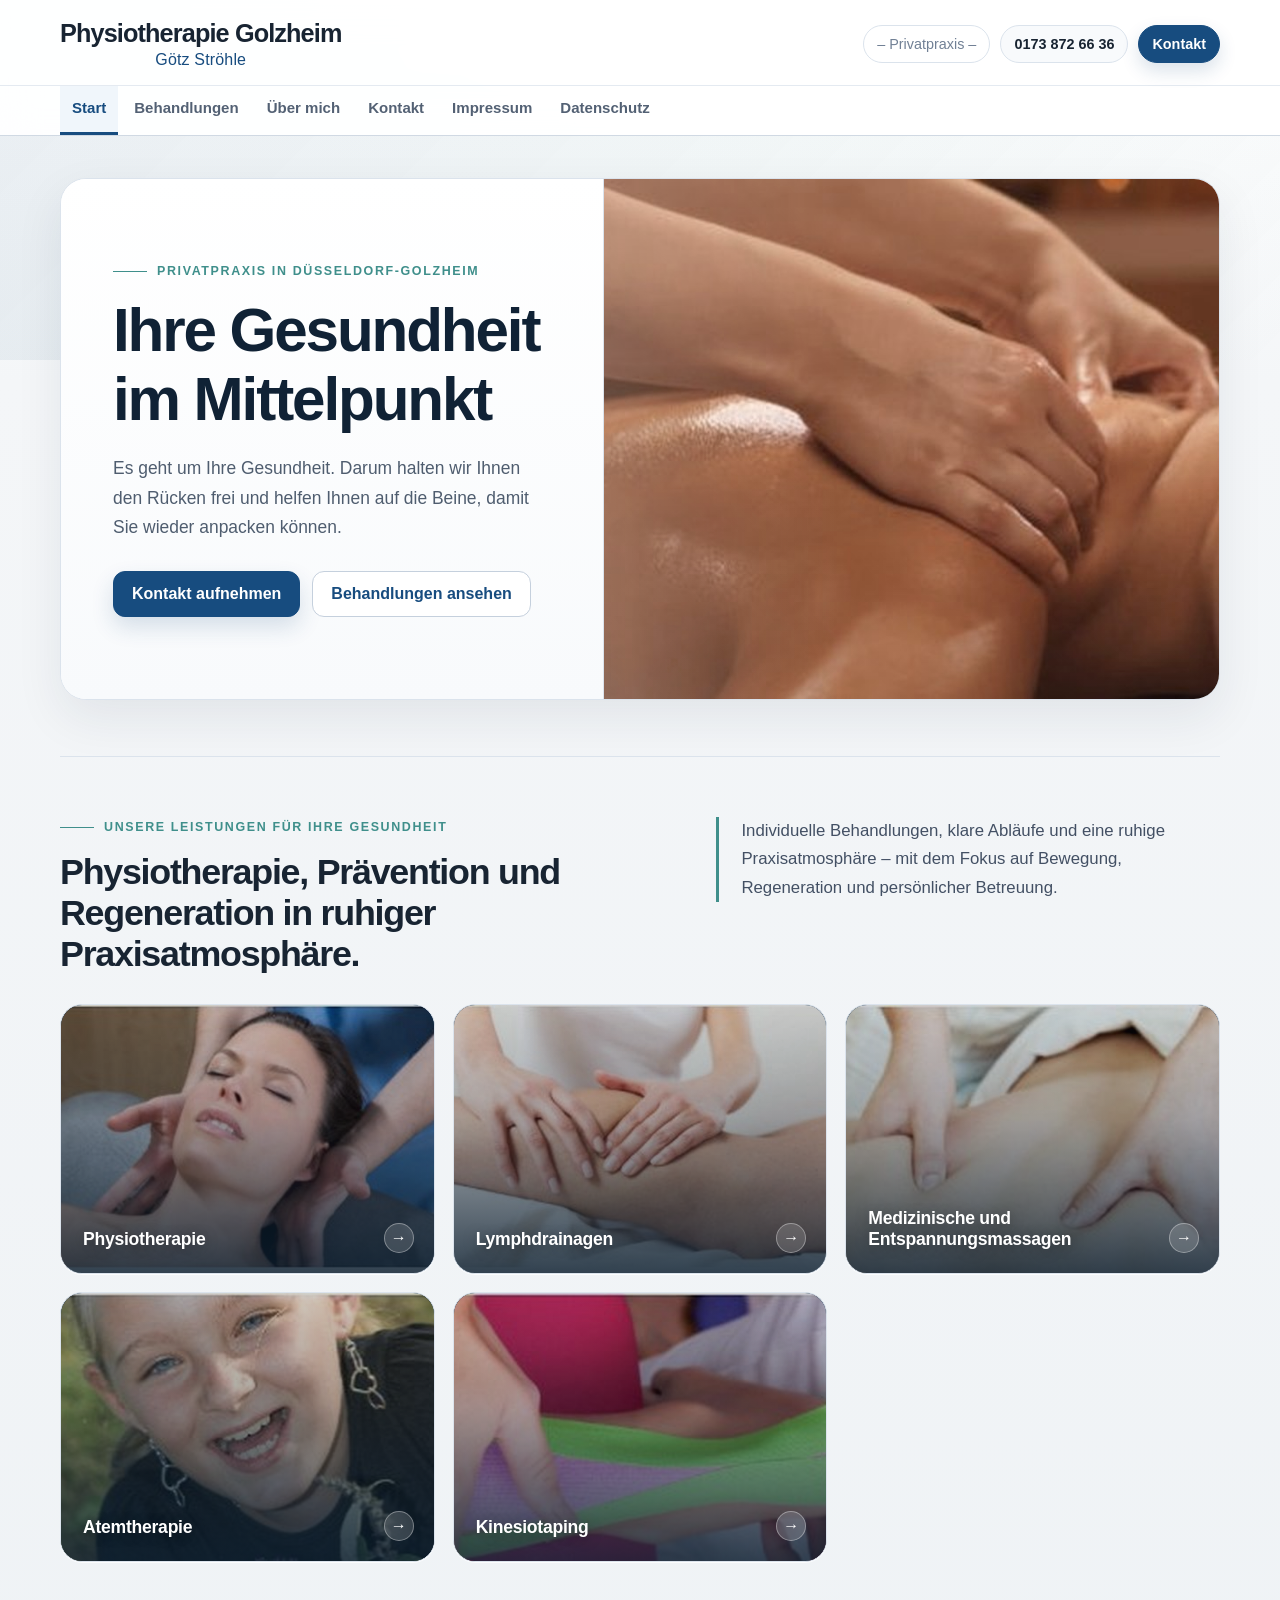
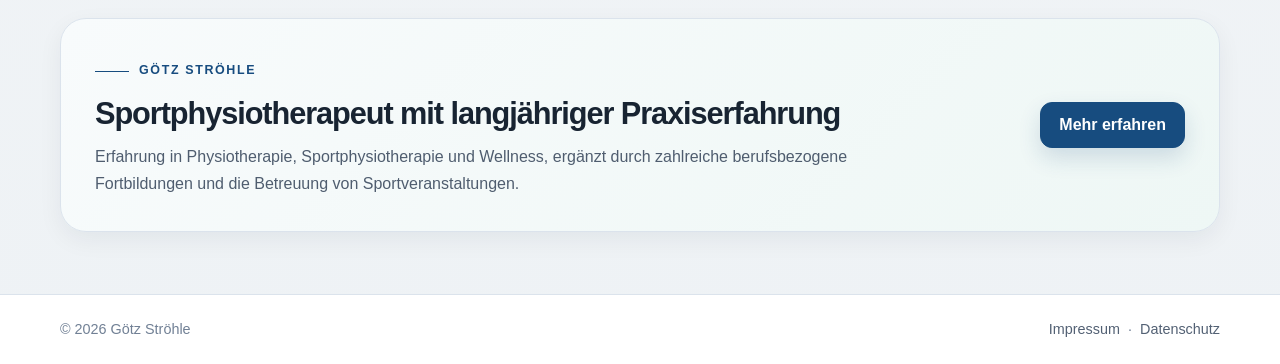
<file: index.html>
<!doctype html>
<html lang="de">
<head>
<meta charset="utf-8">
<meta name="viewport" content="width=device-width, initial-scale=1">
<title>Start · Physiotherapie Golzheim</title>
<meta name="description" content="Physiotherapie Golzheim – Privatpraxis Götz Ströhle in Düsseldorf-Golzheim">
<link rel="icon" href="assets/img/favicon.svg" type="image/svg+xml">
<link rel="stylesheet" href="assets/css/style.css">
</head>
<body>
<a class="skip-link" href="#content">Zum Inhalt springen</a>
<div class="page-shell">
<header class="site-header">
<div class="brand-row">
<a class="brand" href="index.html" aria-label="Physiotherapie Golzheim Startseite">
<span>Physiotherapie Golzheim</span>
<strong>Götz Ströhle</strong>
</a>
<div class="header-actions">
<span class="header-note">– Privatpraxis –</span>
<a class="header-phone" href="tel:+491738726636">0173 872 66 36</a>
<a class="header-cta" href="kontakt.html">Kontakt</a>
</div>
</div>
<button class="nav-toggle" type="button" aria-expanded="false" aria-controls="site-nav">Menü</button>
<nav id="site-nav" class="site-nav" aria-label="Hauptnavigation">
<ul><li><a class="active" href="index.html">Start</a></li><li class="has-sub"><a href="behandlungen.html">Behandlungen</a><div class="subnav"><a href="physiotherapie.html">Physiotherapie</a><a href="lymphdrainagen.html">Lymphdrainagen</a><a href="massagen.html">Medizinische und Entspannungsmassagen</a><a href="atemtherapie.html">Atemtherapie</a><a href="kinesiotaping.html">Kinesiotaping</a></div></li><li><a href="ueber-mich.html">Über mich</a></li><li><a href="kontakt.html">Kontakt</a></li><li><a href="impressum.html">Impressum</a></li><li><a href="datenschutz.html">Datenschutz</a></li></ul>
</nav>
</header>
<main id="content">

<section class="hero">
<div class="hero-image"><img src="assets/img/hero.jpg" alt="Massage- und Physiotherapieszene"></div>
<div class="hero-content">
<p class="eyebrow">Privatpraxis in Düsseldorf-Golzheim</p>
<h1>Ihre Gesundheit im Mittelpunkt</h1>
<p>Es geht um Ihre Gesundheit. Darum halten wir Ihnen den Rücken frei und helfen Ihnen auf die Beine, damit Sie wieder anpacken können.</p>
<div class="hero-actions"><a class="button primary" href="kontakt.html">Kontakt aufnehmen</a><a class="button secondary" href="behandlungen.html">Behandlungen ansehen</a></div>
</div>
</section>
<section class="section intro-grid">
<div>
<p class="eyebrow">Unsere Leistungen für Ihre Gesundheit</p>
<h2>Physiotherapie, Prävention und Regeneration in ruhiger Praxisatmosphäre.</h2>
</div>
<p>Individuelle Behandlungen, klare Abläufe und eine ruhige Praxisatmosphäre – mit dem Fokus auf Bewegung, Regeneration und persönlicher Betreuung.</p>
</section>
<section class="service-grid" aria-label="Leistungen">
<a class="service-card" href="physiotherapie.html">
<img src="assets/img/physio.jpg" alt="Physiotherapie">
<span>Physiotherapie</span>
</a>
<a class="service-card" href="lymphdrainagen.html">
<img src="assets/img/lymph.jpg" alt="Lymphdrainagen">
<span>Lymphdrainagen</span>
</a>
<a class="service-card" href="massagen.html">
<img src="assets/img/massage.jpg" alt="Medizinische und Entspannungsmassagen">
<span>Medizinische und Entspannungsmassagen</span>
</a>
<a class="service-card" href="atemtherapie.html">
<img src="assets/img/atem.jpg" alt="Atemtherapie">
<span>Atemtherapie</span>
</a>
<a class="service-card" href="kinesiotaping.html">
<img src="assets/img/kinesio.jpg" alt="Kinesiotaping">
<span>Kinesiotaping</span>
</a>
</section>
<section class="section split-panel">
<div>
<p class="eyebrow">Götz Ströhle</p>
<h2>Sportphysiotherapeut mit langjähriger Praxiserfahrung</h2>
<p>Erfahrung in Physiotherapie, Sportphysiotherapie und Wellness, ergänzt durch zahlreiche berufsbezogene Fortbildungen und die Betreuung von Sportveranstaltungen.</p>
</div>
<a class="button primary" href="ueber-mich.html">Mehr erfahren</a>
</section>

</main>
<footer class="site-footer">
<p>© 2026 Götz Ströhle</p>
<p><a href="impressum.html">Impressum</a><span>·</span><a href="datenschutz.html">Datenschutz</a></p>
</footer>
</div>
<script src="assets/js/main.js"></script>
</body>
</html>
</file>
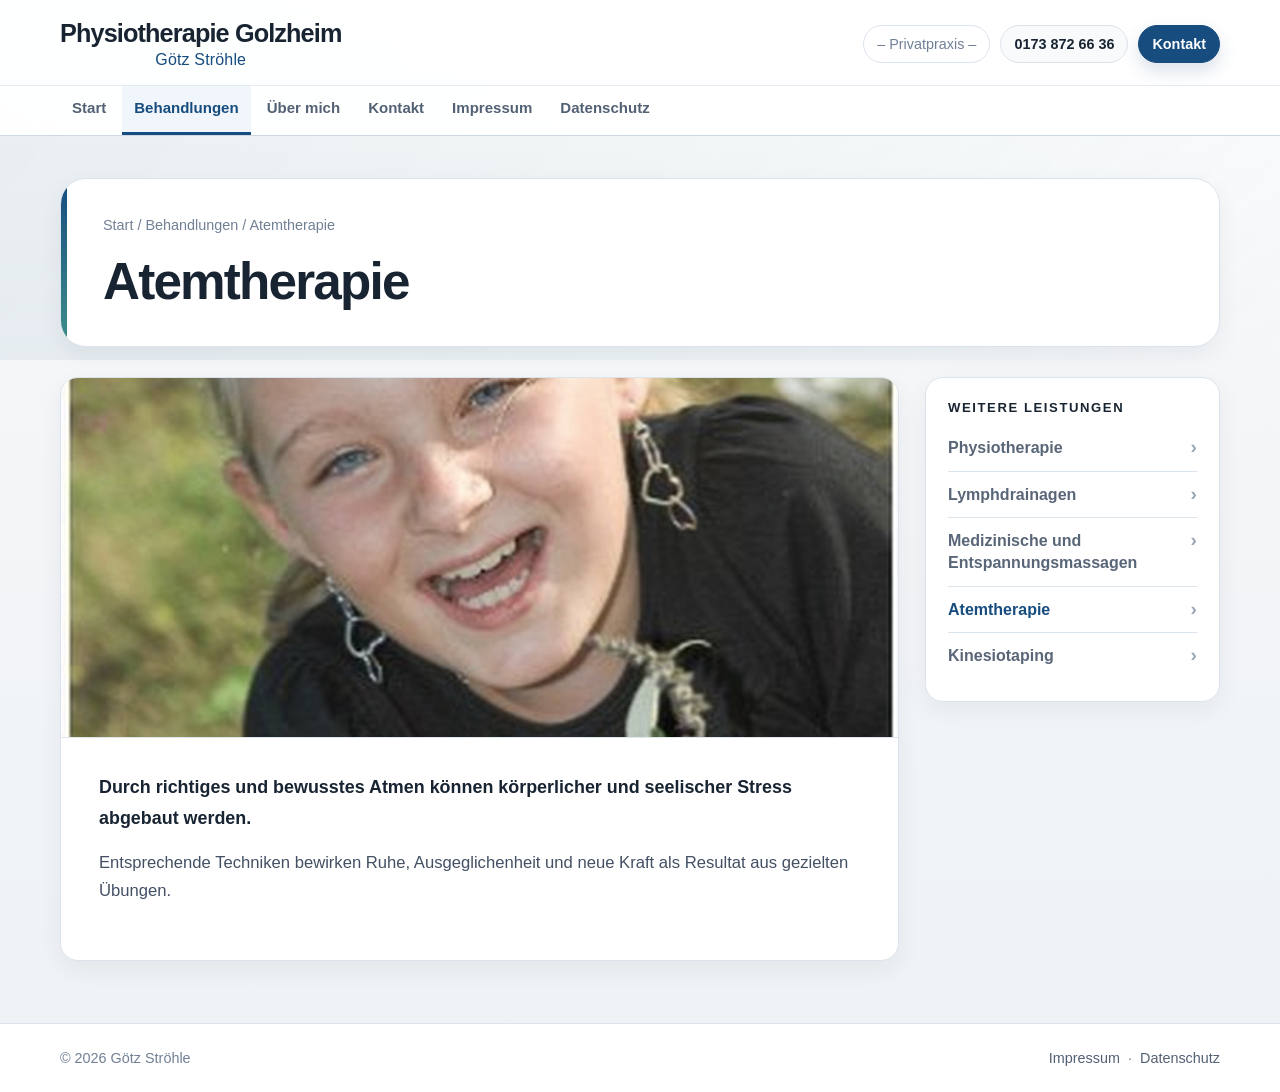
<file: atemtherapie.html>
<!doctype html>
<html lang="de">
<head>
<meta charset="utf-8">
<meta name="viewport" content="width=device-width, initial-scale=1">
<title>Atemtherapie · Physiotherapie Golzheim</title>
<meta name="description" content="Physiotherapie Golzheim – Privatpraxis Götz Ströhle in Düsseldorf-Golzheim">
<link rel="icon" href="assets/img/favicon.svg" type="image/svg+xml">
<link rel="stylesheet" href="assets/css/style.css">
</head>
<body>
<a class="skip-link" href="#content">Zum Inhalt springen</a>
<div class="page-shell">
<header class="site-header">
<div class="brand-row">
<a class="brand" href="index.html" aria-label="Physiotherapie Golzheim Startseite">
<span>Physiotherapie Golzheim</span>
<strong>Götz Ströhle</strong>
</a>
<div class="header-actions">
<span class="header-note">– Privatpraxis –</span>
<a class="header-phone" href="tel:+491738726636">0173 872 66 36</a>
<a class="header-cta" href="kontakt.html">Kontakt</a>
</div>
</div>
<button class="nav-toggle" type="button" aria-expanded="false" aria-controls="site-nav">Menü</button>
<nav id="site-nav" class="site-nav" aria-label="Hauptnavigation">
<ul><li><a href="index.html">Start</a></li><li class="has-sub"><a class="active" href="behandlungen.html">Behandlungen</a><div class="subnav"><a href="physiotherapie.html">Physiotherapie</a><a href="lymphdrainagen.html">Lymphdrainagen</a><a href="massagen.html">Medizinische und Entspannungsmassagen</a><a href="atemtherapie.html">Atemtherapie</a><a href="kinesiotaping.html">Kinesiotaping</a></div></li><li><a href="ueber-mich.html">Über mich</a></li><li><a href="kontakt.html">Kontakt</a></li><li><a href="impressum.html">Impressum</a></li><li><a href="datenschutz.html">Datenschutz</a></li></ul>
</nav>
</header>
<main id="content">

<section class="page-title compact">
<p class="breadcrumb"><a href="index.html">Start</a> / <a href="behandlungen.html">Behandlungen</a> / Atemtherapie</p>
<h1>Atemtherapie</h1>
</section>
<div class="content-layout">
<article class="article-card">
<img class="article-image" src="assets/img/atem.jpg" alt="Atemtherapie">
<div class="article-copy"><p>Durch richtiges und bewusstes Atmen können körperlicher und seelischer Stress abgebaut werden.</p><p>Entsprechende Techniken bewirken Ruhe, Ausgeglichenheit und neue Kraft als Resultat aus gezielten Übungen.</p></div>
</article>
<aside class="side-card"><h2>Weitere Leistungen</h2><ul><li><a class="" href="physiotherapie.html">Physiotherapie</a></li><li><a class="" href="lymphdrainagen.html">Lymphdrainagen</a></li><li><a class="" href="massagen.html">Medizinische und Entspannungsmassagen</a></li><li><a class="active" href="atemtherapie.html">Atemtherapie</a></li><li><a class="" href="kinesiotaping.html">Kinesiotaping</a></li></ul></aside>
</div>

</main>
<footer class="site-footer">
<p>© 2026 Götz Ströhle</p>
<p><a href="impressum.html">Impressum</a><span>·</span><a href="datenschutz.html">Datenschutz</a></p>
</footer>
</div>
<script src="assets/js/main.js"></script>
</body>
</html>
</file>
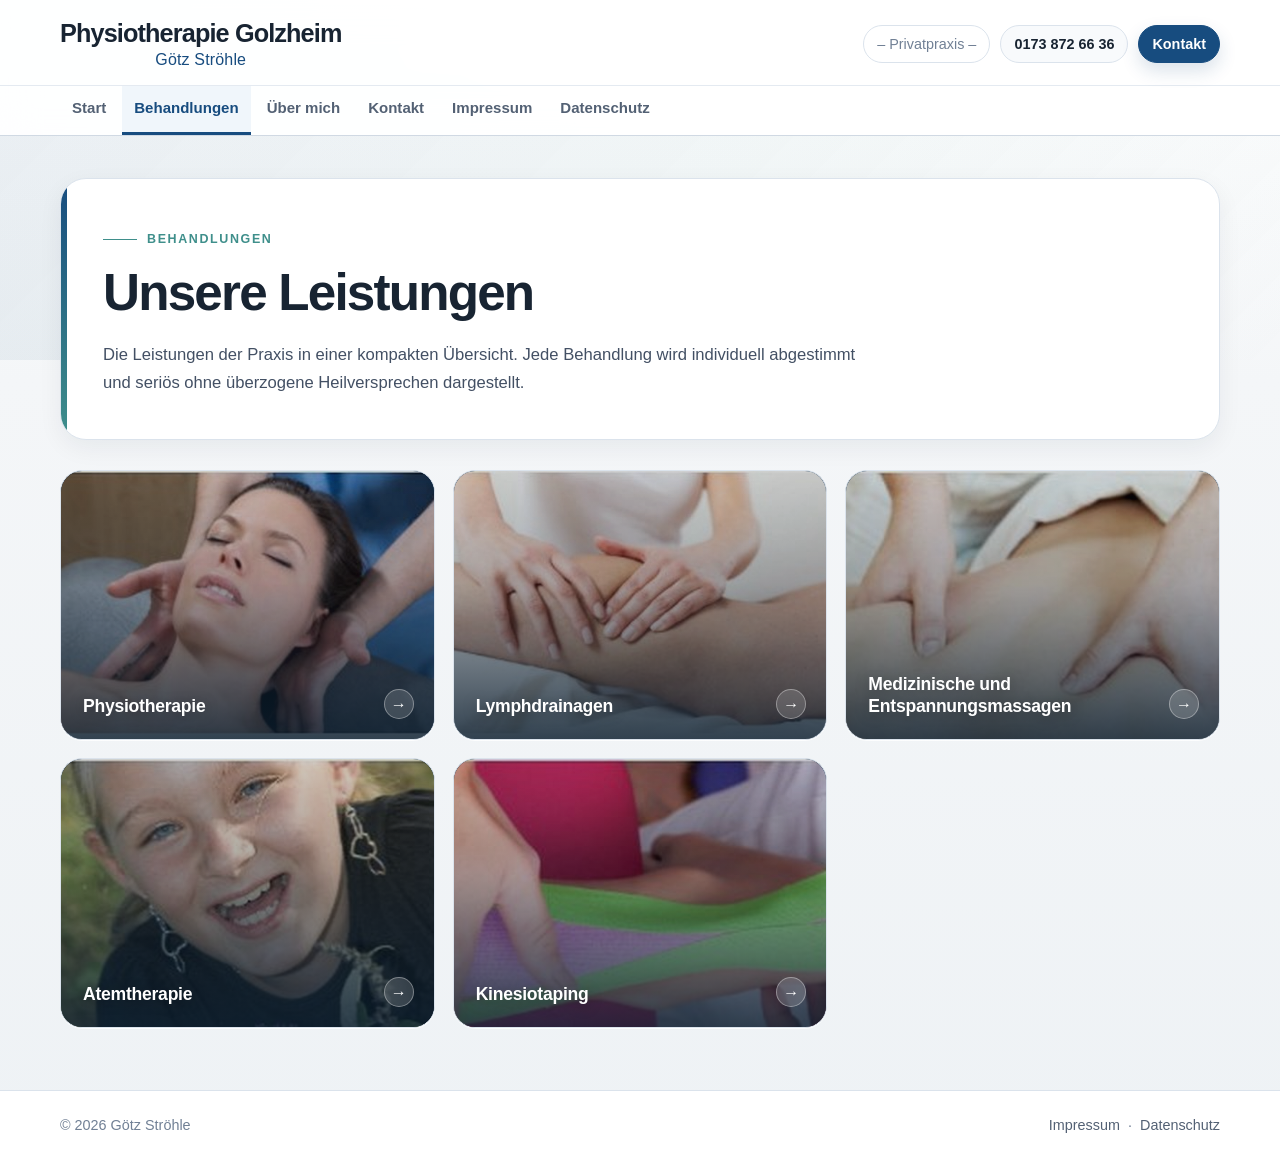
<file: behandlungen.html>
<!doctype html>
<html lang="de">
<head>
<meta charset="utf-8">
<meta name="viewport" content="width=device-width, initial-scale=1">
<title>Behandlungen · Physiotherapie Golzheim</title>
<meta name="description" content="Physiotherapie Golzheim – Privatpraxis Götz Ströhle in Düsseldorf-Golzheim">
<link rel="icon" href="assets/img/favicon.svg" type="image/svg+xml">
<link rel="stylesheet" href="assets/css/style.css">
</head>
<body>
<a class="skip-link" href="#content">Zum Inhalt springen</a>
<div class="page-shell">
<header class="site-header">
<div class="brand-row">
<a class="brand" href="index.html" aria-label="Physiotherapie Golzheim Startseite">
<span>Physiotherapie Golzheim</span>
<strong>Götz Ströhle</strong>
</a>
<div class="header-actions">
<span class="header-note">– Privatpraxis –</span>
<a class="header-phone" href="tel:+491738726636">0173 872 66 36</a>
<a class="header-cta" href="kontakt.html">Kontakt</a>
</div>
</div>
<button class="nav-toggle" type="button" aria-expanded="false" aria-controls="site-nav">Menü</button>
<nav id="site-nav" class="site-nav" aria-label="Hauptnavigation">
<ul><li><a href="index.html">Start</a></li><li class="has-sub"><a class="active" href="behandlungen.html">Behandlungen</a><div class="subnav"><a href="physiotherapie.html">Physiotherapie</a><a href="lymphdrainagen.html">Lymphdrainagen</a><a href="massagen.html">Medizinische und Entspannungsmassagen</a><a href="atemtherapie.html">Atemtherapie</a><a href="kinesiotaping.html">Kinesiotaping</a></div></li><li><a href="ueber-mich.html">Über mich</a></li><li><a href="kontakt.html">Kontakt</a></li><li><a href="impressum.html">Impressum</a></li><li><a href="datenschutz.html">Datenschutz</a></li></ul>
</nav>
</header>
<main id="content">

<section class="page-title">
<p class="eyebrow">Behandlungen</p>
<h1>Unsere Leistungen</h1>
<p>Die Leistungen der Praxis in einer kompakten Übersicht. Jede Behandlung wird individuell abgestimmt und seriös ohne überzogene Heilversprechen dargestellt.</p>
</section>
<section class="service-grid large">
<a class="service-card" href="physiotherapie.html">
<img src="assets/img/physio.jpg" alt="Physiotherapie">
<span>Physiotherapie</span>
</a>
<a class="service-card" href="lymphdrainagen.html">
<img src="assets/img/lymph.jpg" alt="Lymphdrainagen">
<span>Lymphdrainagen</span>
</a>
<a class="service-card" href="massagen.html">
<img src="assets/img/massage.jpg" alt="Medizinische und Entspannungsmassagen">
<span>Medizinische und Entspannungsmassagen</span>
</a>
<a class="service-card" href="atemtherapie.html">
<img src="assets/img/atem.jpg" alt="Atemtherapie">
<span>Atemtherapie</span>
</a>
<a class="service-card" href="kinesiotaping.html">
<img src="assets/img/kinesio.jpg" alt="Kinesiotaping">
<span>Kinesiotaping</span>
</a>
</section>

</main>
<footer class="site-footer">
<p>© 2026 Götz Ströhle</p>
<p><a href="impressum.html">Impressum</a><span>·</span><a href="datenschutz.html">Datenschutz</a></p>
</footer>
</div>
<script src="assets/js/main.js"></script>
</body>
</html>
</file>
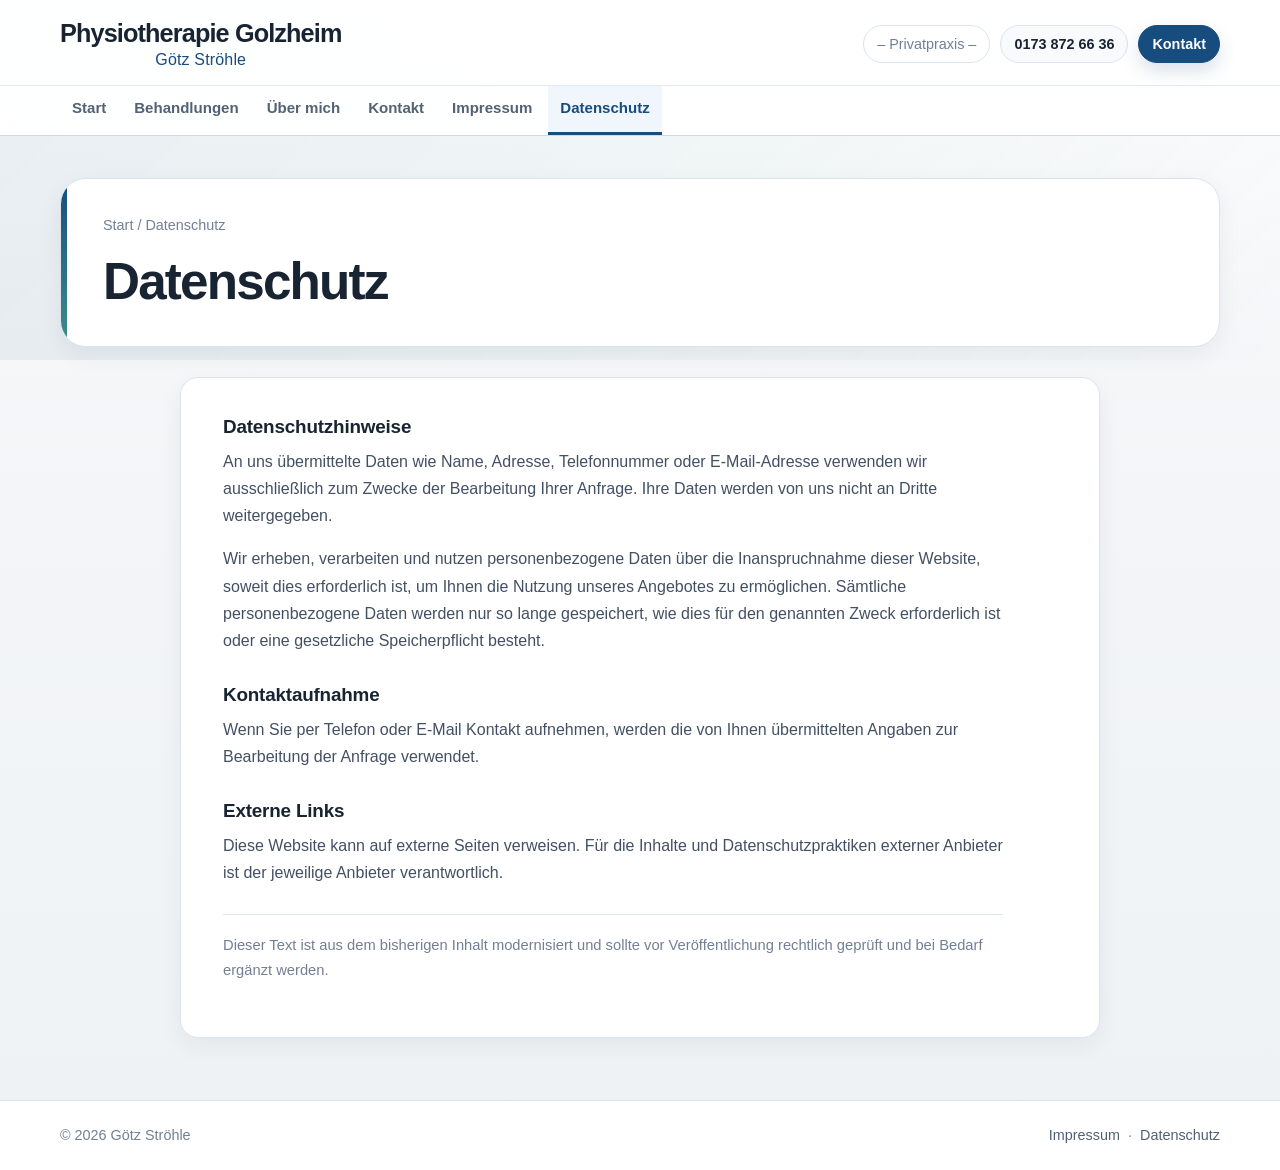
<file: datenschutz.html>
<!doctype html>
<html lang="de">
<head>
<meta charset="utf-8">
<meta name="viewport" content="width=device-width, initial-scale=1">
<title>Datenschutz · Physiotherapie Golzheim</title>
<meta name="description" content="Physiotherapie Golzheim – Privatpraxis Götz Ströhle in Düsseldorf-Golzheim">
<link rel="icon" href="assets/img/favicon.svg" type="image/svg+xml">
<link rel="stylesheet" href="assets/css/style.css">
</head>
<body>
<a class="skip-link" href="#content">Zum Inhalt springen</a>
<div class="page-shell">
<header class="site-header">
<div class="brand-row">
<a class="brand" href="index.html" aria-label="Physiotherapie Golzheim Startseite">
<span>Physiotherapie Golzheim</span>
<strong>Götz Ströhle</strong>
</a>
<div class="header-actions">
<span class="header-note">– Privatpraxis –</span>
<a class="header-phone" href="tel:+491738726636">0173 872 66 36</a>
<a class="header-cta" href="kontakt.html">Kontakt</a>
</div>
</div>
<button class="nav-toggle" type="button" aria-expanded="false" aria-controls="site-nav">Menü</button>
<nav id="site-nav" class="site-nav" aria-label="Hauptnavigation">
<ul><li><a href="index.html">Start</a></li><li class="has-sub"><a href="behandlungen.html">Behandlungen</a><div class="subnav"><a href="physiotherapie.html">Physiotherapie</a><a href="lymphdrainagen.html">Lymphdrainagen</a><a href="massagen.html">Medizinische und Entspannungsmassagen</a><a href="atemtherapie.html">Atemtherapie</a><a href="kinesiotaping.html">Kinesiotaping</a></div></li><li><a href="ueber-mich.html">Über mich</a></li><li><a href="kontakt.html">Kontakt</a></li><li><a href="impressum.html">Impressum</a></li><li><a class="active" href="datenschutz.html">Datenschutz</a></li></ul>
</nav>
</header>
<main id="content">

<section class="page-title compact">
<p class="breadcrumb"><a href="index.html">Start</a> / Datenschutz</p>
<h1>Datenschutz</h1>
</section>
<article class="legal-card">
<h2>Datenschutzhinweise</h2>
<p>An uns übermittelte Daten wie Name, Adresse, Telefonnummer oder E-Mail-Adresse verwenden wir ausschließlich zum Zwecke der Bearbeitung Ihrer Anfrage. Ihre Daten werden von uns nicht an Dritte weitergegeben.</p>
<p>Wir erheben, verarbeiten und nutzen personenbezogene Daten über die Inanspruchnahme dieser Website, soweit dies erforderlich ist, um Ihnen die Nutzung unseres Angebotes zu ermöglichen. Sämtliche personenbezogene Daten werden nur so lange gespeichert, wie dies für den genannten Zweck erforderlich ist oder eine gesetzliche Speicherpflicht besteht.</p>
<h2>Kontaktaufnahme</h2>
<p>Wenn Sie per Telefon oder E-Mail Kontakt aufnehmen, werden die von Ihnen übermittelten Angaben zur Bearbeitung der Anfrage verwendet.</p>
<h2>Externe Links</h2>
<p>Diese Website kann auf externe Seiten verweisen. Für die Inhalte und Datenschutzpraktiken externer Anbieter ist der jeweilige Anbieter verantwortlich.</p>
<p class="small-note">Dieser Text ist aus dem bisherigen Inhalt modernisiert und sollte vor Veröffentlichung rechtlich geprüft und bei Bedarf ergänzt werden.</p>
</article>

</main>
<footer class="site-footer">
<p>© 2026 Götz Ströhle</p>
<p><a href="impressum.html">Impressum</a><span>·</span><a href="datenschutz.html">Datenschutz</a></p>
</footer>
</div>
<script src="assets/js/main.js"></script>
</body>
</html>
</file>
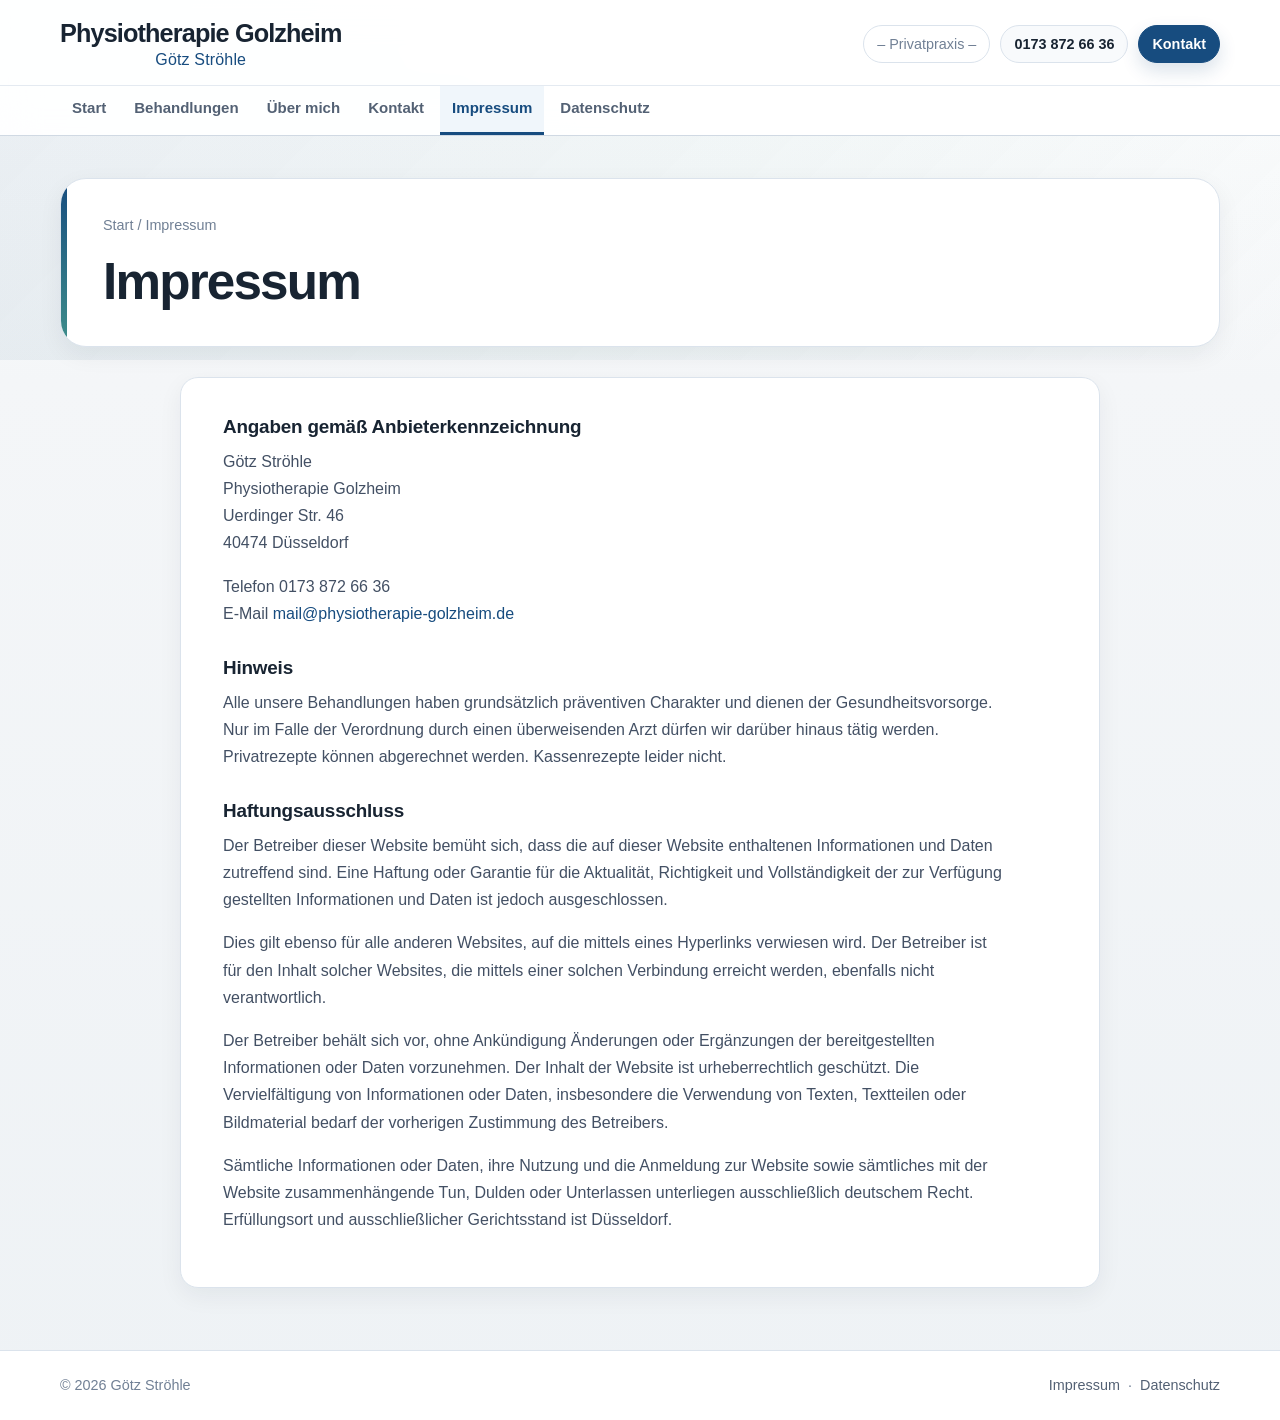
<file: impressum.html>
<!doctype html>
<html lang="de">
<head>
<meta charset="utf-8">
<meta name="viewport" content="width=device-width, initial-scale=1">
<title>Impressum · Physiotherapie Golzheim</title>
<meta name="description" content="Physiotherapie Golzheim – Privatpraxis Götz Ströhle in Düsseldorf-Golzheim">
<link rel="icon" href="assets/img/favicon.svg" type="image/svg+xml">
<link rel="stylesheet" href="assets/css/style.css">
</head>
<body>
<a class="skip-link" href="#content">Zum Inhalt springen</a>
<div class="page-shell">
<header class="site-header">
<div class="brand-row">
<a class="brand" href="index.html" aria-label="Physiotherapie Golzheim Startseite">
<span>Physiotherapie Golzheim</span>
<strong>Götz Ströhle</strong>
</a>
<div class="header-actions">
<span class="header-note">– Privatpraxis –</span>
<a class="header-phone" href="tel:+491738726636">0173 872 66 36</a>
<a class="header-cta" href="kontakt.html">Kontakt</a>
</div>
</div>
<button class="nav-toggle" type="button" aria-expanded="false" aria-controls="site-nav">Menü</button>
<nav id="site-nav" class="site-nav" aria-label="Hauptnavigation">
<ul><li><a href="index.html">Start</a></li><li class="has-sub"><a href="behandlungen.html">Behandlungen</a><div class="subnav"><a href="physiotherapie.html">Physiotherapie</a><a href="lymphdrainagen.html">Lymphdrainagen</a><a href="massagen.html">Medizinische und Entspannungsmassagen</a><a href="atemtherapie.html">Atemtherapie</a><a href="kinesiotaping.html">Kinesiotaping</a></div></li><li><a href="ueber-mich.html">Über mich</a></li><li><a href="kontakt.html">Kontakt</a></li><li><a class="active" href="impressum.html">Impressum</a></li><li><a href="datenschutz.html">Datenschutz</a></li></ul>
</nav>
</header>
<main id="content">

<section class="page-title compact">
<p class="breadcrumb"><a href="index.html">Start</a> / Impressum</p>
<h1>Impressum</h1>
</section>
<article class="legal-card">
<h2>Angaben gemäß Anbieterkennzeichnung</h2>
<p>Götz Ströhle<br>Physiotherapie Golzheim<br>Uerdinger Str. 46<br>40474 Düsseldorf</p>
<p>Telefon 0173 872 66 36<br>E-Mail <a href="mailto:mail@physiotherapie-golzheim.de">mail@physiotherapie-golzheim.de</a></p>
<h2>Hinweis</h2>
<p>Alle unsere Behandlungen haben grundsätzlich präventiven Charakter und dienen der Gesundheitsvorsorge. Nur im Falle der Verordnung durch einen überweisenden Arzt dürfen wir darüber hinaus tätig werden. Privatrezepte können abgerechnet werden. Kassenrezepte leider nicht.</p>
<h2>Haftungsausschluss</h2>
<p>Der Betreiber dieser Website bemüht sich, dass die auf dieser Website enthaltenen Informationen und Daten zutreffend sind. Eine Haftung oder Garantie für die Aktualität, Richtigkeit und Vollständigkeit der zur Verfügung gestellten Informationen und Daten ist jedoch ausgeschlossen.</p>
<p>Dies gilt ebenso für alle anderen Websites, auf die mittels eines Hyperlinks verwiesen wird. Der Betreiber ist für den Inhalt solcher Websites, die mittels einer solchen Verbindung erreicht werden, ebenfalls nicht verantwortlich.</p>
<p>Der Betreiber behält sich vor, ohne Ankündigung Änderungen oder Ergänzungen der bereitgestellten Informationen oder Daten vorzunehmen. Der Inhalt der Website ist urheberrechtlich geschützt. Die Vervielfältigung von Informationen oder Daten, insbesondere die Verwendung von Texten, Textteilen oder Bildmaterial bedarf der vorherigen Zustimmung des Betreibers.</p>
<p>Sämtliche Informationen oder Daten, ihre Nutzung und die Anmeldung zur Website sowie sämtliches mit der Website zusammenhängende Tun, Dulden oder Unterlassen unterliegen ausschließlich deutschem Recht. Erfüllungsort und ausschließlicher Gerichtsstand ist Düsseldorf.</p>
</article>

</main>
<footer class="site-footer">
<p>© 2026 Götz Ströhle</p>
<p><a href="impressum.html">Impressum</a><span>·</span><a href="datenschutz.html">Datenschutz</a></p>
</footer>
</div>
<script src="assets/js/main.js"></script>
</body>
</html>
</file>
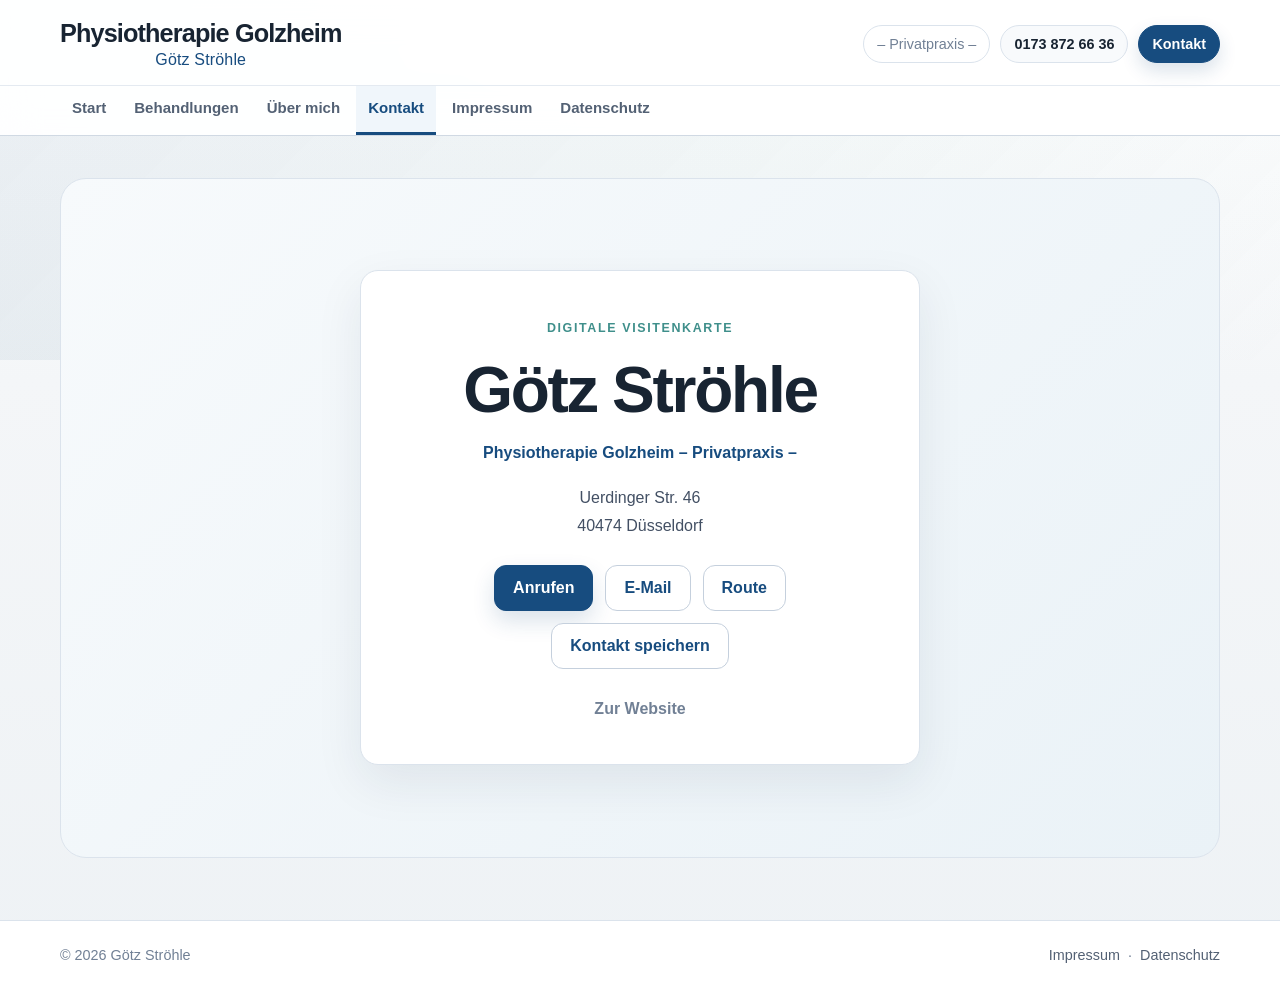
<file: karte.html>
<!doctype html>
<html lang="de">
<head>
<meta charset="utf-8">
<meta name="viewport" content="width=device-width, initial-scale=1">
<title>Digitale Visitenkarte · Physiotherapie Golzheim</title>
<meta name="description" content="Physiotherapie Golzheim – Privatpraxis Götz Ströhle in Düsseldorf-Golzheim">
<link rel="icon" href="assets/img/favicon.svg" type="image/svg+xml">
<link rel="stylesheet" href="assets/css/style.css">
</head>
<body>
<a class="skip-link" href="#content">Zum Inhalt springen</a>
<div class="page-shell">
<header class="site-header">
<div class="brand-row">
<a class="brand" href="index.html" aria-label="Physiotherapie Golzheim Startseite">
<span>Physiotherapie Golzheim</span>
<strong>Götz Ströhle</strong>
</a>
<div class="header-actions">
<span class="header-note">– Privatpraxis –</span>
<a class="header-phone" href="tel:+491738726636">0173 872 66 36</a>
<a class="header-cta" href="kontakt.html">Kontakt</a>
</div>
</div>
<button class="nav-toggle" type="button" aria-expanded="false" aria-controls="site-nav">Menü</button>
<nav id="site-nav" class="site-nav" aria-label="Hauptnavigation">
<ul><li><a href="index.html">Start</a></li><li class="has-sub"><a href="behandlungen.html">Behandlungen</a><div class="subnav"><a href="physiotherapie.html">Physiotherapie</a><a href="lymphdrainagen.html">Lymphdrainagen</a><a href="massagen.html">Medizinische und Entspannungsmassagen</a><a href="atemtherapie.html">Atemtherapie</a><a href="kinesiotaping.html">Kinesiotaping</a></div></li><li><a href="ueber-mich.html">Über mich</a></li><li><a class="active" href="kontakt.html">Kontakt</a></li><li><a href="impressum.html">Impressum</a></li><li><a href="datenschutz.html">Datenschutz</a></li></ul>
</nav>
</header>
<main id="content">

<section class="vcard-page">
<div class="vcard">
<p class="eyebrow">Digitale Visitenkarte</p>
<h1>Götz Ströhle</h1>
<p class="vcard-subtitle">Physiotherapie Golzheim – Privatpraxis –</p>
<p>Uerdinger Str. 46<br>40474 Düsseldorf</p>
<div class="vcard-actions">
<a class="button primary" href="tel:+491738726636">Anrufen</a>
<a class="button secondary" href="mailto:mail@physiotherapie-golzheim.de">E-Mail</a>
<a class="button secondary" href="https://www.google.com/maps/search/?api=1&query=Uerdinger%20Str.%2046%2C%2040474%20D%C3%BCsseldorf" rel="noopener">Route</a>
<a class="button secondary" href="assets/contact.vcf">Kontakt speichern</a>
</div>
<a class="back-link" href="index.html">Zur Website</a>
</div>
</section>

</main>
<footer class="site-footer">
<p>© 2026 Götz Ströhle</p>
<p><a href="impressum.html">Impressum</a><span>·</span><a href="datenschutz.html">Datenschutz</a></p>
</footer>
</div>
<script src="assets/js/main.js"></script>
</body>
</html>
</file>
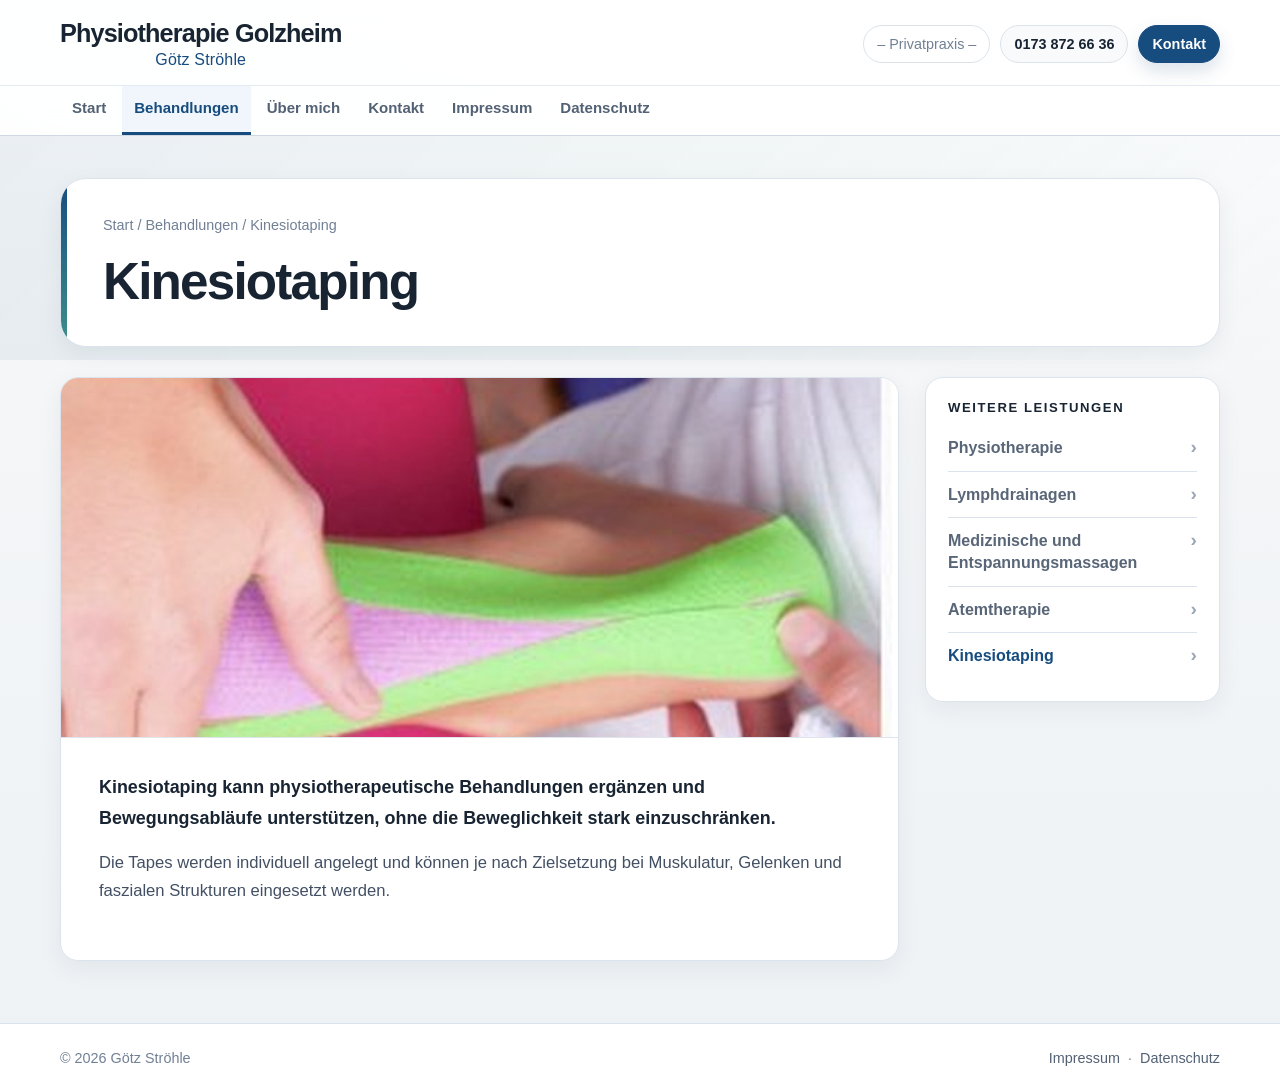
<file: kinesiotaping.html>
<!doctype html>
<html lang="de">
<head>
<meta charset="utf-8">
<meta name="viewport" content="width=device-width, initial-scale=1">
<title>Kinesiotaping · Physiotherapie Golzheim</title>
<meta name="description" content="Physiotherapie Golzheim – Privatpraxis Götz Ströhle in Düsseldorf-Golzheim">
<link rel="icon" href="assets/img/favicon.svg" type="image/svg+xml">
<link rel="stylesheet" href="assets/css/style.css">
</head>
<body>
<a class="skip-link" href="#content">Zum Inhalt springen</a>
<div class="page-shell">
<header class="site-header">
<div class="brand-row">
<a class="brand" href="index.html" aria-label="Physiotherapie Golzheim Startseite">
<span>Physiotherapie Golzheim</span>
<strong>Götz Ströhle</strong>
</a>
<div class="header-actions">
<span class="header-note">– Privatpraxis –</span>
<a class="header-phone" href="tel:+491738726636">0173 872 66 36</a>
<a class="header-cta" href="kontakt.html">Kontakt</a>
</div>
</div>
<button class="nav-toggle" type="button" aria-expanded="false" aria-controls="site-nav">Menü</button>
<nav id="site-nav" class="site-nav" aria-label="Hauptnavigation">
<ul><li><a href="index.html">Start</a></li><li class="has-sub"><a class="active" href="behandlungen.html">Behandlungen</a><div class="subnav"><a href="physiotherapie.html">Physiotherapie</a><a href="lymphdrainagen.html">Lymphdrainagen</a><a href="massagen.html">Medizinische und Entspannungsmassagen</a><a href="atemtherapie.html">Atemtherapie</a><a href="kinesiotaping.html">Kinesiotaping</a></div></li><li><a href="ueber-mich.html">Über mich</a></li><li><a href="kontakt.html">Kontakt</a></li><li><a href="impressum.html">Impressum</a></li><li><a href="datenschutz.html">Datenschutz</a></li></ul>
</nav>
</header>
<main id="content">

<section class="page-title compact">
<p class="breadcrumb"><a href="index.html">Start</a> / <a href="behandlungen.html">Behandlungen</a> / Kinesiotaping</p>
<h1>Kinesiotaping</h1>
</section>
<div class="content-layout">
<article class="article-card">
<img class="article-image" src="assets/img/kinesio.jpg" alt="Kinesiotaping">
<div class="article-copy"><p>Kinesiotaping kann physiotherapeutische Behandlungen ergänzen und Bewegungsabläufe unterstützen, ohne die Beweglichkeit stark einzuschränken.</p><p>Die Tapes werden individuell angelegt und können je nach Zielsetzung bei Muskulatur, Gelenken und faszialen Strukturen eingesetzt werden.</p></div>
</article>
<aside class="side-card"><h2>Weitere Leistungen</h2><ul><li><a class="" href="physiotherapie.html">Physiotherapie</a></li><li><a class="" href="lymphdrainagen.html">Lymphdrainagen</a></li><li><a class="" href="massagen.html">Medizinische und Entspannungsmassagen</a></li><li><a class="" href="atemtherapie.html">Atemtherapie</a></li><li><a class="active" href="kinesiotaping.html">Kinesiotaping</a></li></ul></aside>
</div>

</main>
<footer class="site-footer">
<p>© 2026 Götz Ströhle</p>
<p><a href="impressum.html">Impressum</a><span>·</span><a href="datenschutz.html">Datenschutz</a></p>
</footer>
</div>
<script src="assets/js/main.js"></script>
</body>
</html>
</file>
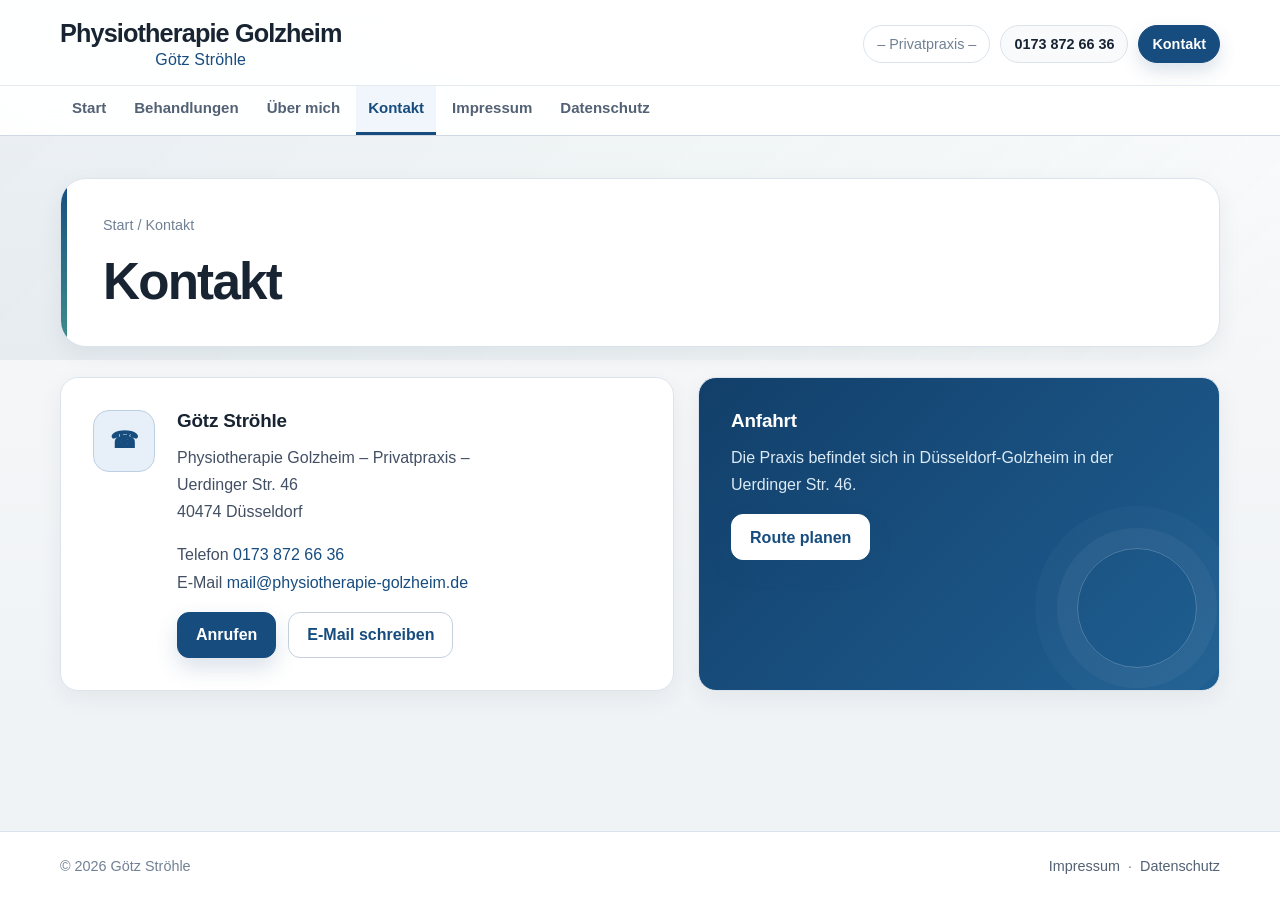
<file: kontakt.html>
<!doctype html>
<html lang="de">
<head>
<meta charset="utf-8">
<meta name="viewport" content="width=device-width, initial-scale=1">
<title>Kontakt · Physiotherapie Golzheim</title>
<meta name="description" content="Physiotherapie Golzheim – Privatpraxis Götz Ströhle in Düsseldorf-Golzheim">
<link rel="icon" href="assets/img/favicon.svg" type="image/svg+xml">
<link rel="stylesheet" href="assets/css/style.css">
</head>
<body>
<a class="skip-link" href="#content">Zum Inhalt springen</a>
<div class="page-shell">
<header class="site-header">
<div class="brand-row">
<a class="brand" href="index.html" aria-label="Physiotherapie Golzheim Startseite">
<span>Physiotherapie Golzheim</span>
<strong>Götz Ströhle</strong>
</a>
<div class="header-actions">
<span class="header-note">– Privatpraxis –</span>
<a class="header-phone" href="tel:+491738726636">0173 872 66 36</a>
<a class="header-cta" href="kontakt.html">Kontakt</a>
</div>
</div>
<button class="nav-toggle" type="button" aria-expanded="false" aria-controls="site-nav">Menü</button>
<nav id="site-nav" class="site-nav" aria-label="Hauptnavigation">
<ul><li><a href="index.html">Start</a></li><li class="has-sub"><a href="behandlungen.html">Behandlungen</a><div class="subnav"><a href="physiotherapie.html">Physiotherapie</a><a href="lymphdrainagen.html">Lymphdrainagen</a><a href="massagen.html">Medizinische und Entspannungsmassagen</a><a href="atemtherapie.html">Atemtherapie</a><a href="kinesiotaping.html">Kinesiotaping</a></div></li><li><a href="ueber-mich.html">Über mich</a></li><li><a class="active" href="kontakt.html">Kontakt</a></li><li><a href="impressum.html">Impressum</a></li><li><a href="datenschutz.html">Datenschutz</a></li></ul>
</nav>
</header>
<main id="content">

<section class="page-title compact">
<p class="breadcrumb"><a href="index.html">Start</a> / Kontakt</p>
<h1>Kontakt</h1>
</section>
<div class="contact-layout">
<section class="contact-card">
<div class="contact-icon">☎</div>
<div>
<h2>Götz Ströhle</h2>
<p>Physiotherapie Golzheim – Privatpraxis –<br>Uerdinger Str. 46<br>40474 Düsseldorf</p>
<p>Telefon <a href="tel:+491738726636">0173 872 66 36</a><br>E-Mail <a href="mailto:mail@physiotherapie-golzheim.de">mail@physiotherapie-golzheim.de</a></p>
<div class="button-row"><a class="button primary" href="tel:+491738726636">Anrufen</a><a class="button secondary" href="mailto:mail@physiotherapie-golzheim.de">E-Mail schreiben</a></div>
</div>
</section>
<section class="map-card">
<h2>Anfahrt</h2>
<p>Die Praxis befindet sich in Düsseldorf-Golzheim in der Uerdinger Str. 46.</p>
<a class="button primary" href="https://www.google.com/maps/search/?api=1&query=Uerdinger%20Str.%2046%2C%2040474%20D%C3%BCsseldorf" rel="noopener">Route planen</a>
</section>
</div>

</main>
<footer class="site-footer">
<p>© 2026 Götz Ströhle</p>
<p><a href="impressum.html">Impressum</a><span>·</span><a href="datenschutz.html">Datenschutz</a></p>
</footer>
</div>
<script src="assets/js/main.js"></script>
</body>
</html>
</file>
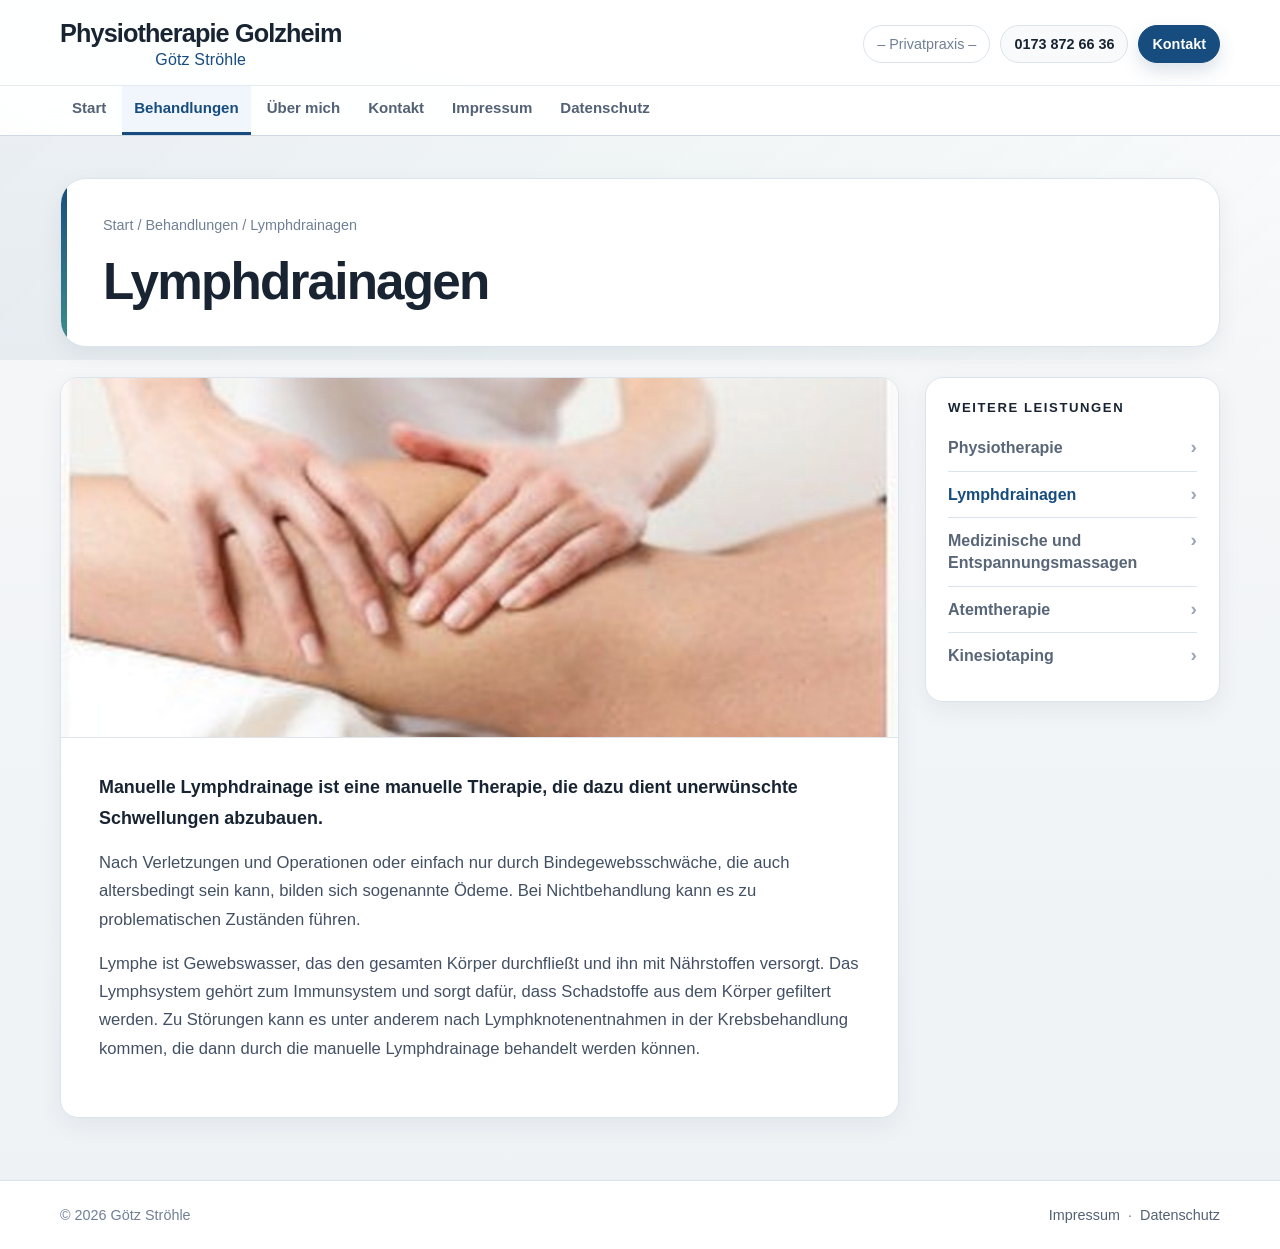
<file: lymphdrainagen.html>
<!doctype html>
<html lang="de">
<head>
<meta charset="utf-8">
<meta name="viewport" content="width=device-width, initial-scale=1">
<title>Lymphdrainagen · Physiotherapie Golzheim</title>
<meta name="description" content="Physiotherapie Golzheim – Privatpraxis Götz Ströhle in Düsseldorf-Golzheim">
<link rel="icon" href="assets/img/favicon.svg" type="image/svg+xml">
<link rel="stylesheet" href="assets/css/style.css">
</head>
<body>
<a class="skip-link" href="#content">Zum Inhalt springen</a>
<div class="page-shell">
<header class="site-header">
<div class="brand-row">
<a class="brand" href="index.html" aria-label="Physiotherapie Golzheim Startseite">
<span>Physiotherapie Golzheim</span>
<strong>Götz Ströhle</strong>
</a>
<div class="header-actions">
<span class="header-note">– Privatpraxis –</span>
<a class="header-phone" href="tel:+491738726636">0173 872 66 36</a>
<a class="header-cta" href="kontakt.html">Kontakt</a>
</div>
</div>
<button class="nav-toggle" type="button" aria-expanded="false" aria-controls="site-nav">Menü</button>
<nav id="site-nav" class="site-nav" aria-label="Hauptnavigation">
<ul><li><a href="index.html">Start</a></li><li class="has-sub"><a class="active" href="behandlungen.html">Behandlungen</a><div class="subnav"><a href="physiotherapie.html">Physiotherapie</a><a href="lymphdrainagen.html">Lymphdrainagen</a><a href="massagen.html">Medizinische und Entspannungsmassagen</a><a href="atemtherapie.html">Atemtherapie</a><a href="kinesiotaping.html">Kinesiotaping</a></div></li><li><a href="ueber-mich.html">Über mich</a></li><li><a href="kontakt.html">Kontakt</a></li><li><a href="impressum.html">Impressum</a></li><li><a href="datenschutz.html">Datenschutz</a></li></ul>
</nav>
</header>
<main id="content">

<section class="page-title compact">
<p class="breadcrumb"><a href="index.html">Start</a> / <a href="behandlungen.html">Behandlungen</a> / Lymphdrainagen</p>
<h1>Lymphdrainagen</h1>
</section>
<div class="content-layout">
<article class="article-card">
<img class="article-image" src="assets/img/lymph.jpg" alt="Lymphdrainagen">
<div class="article-copy"><p>Manuelle Lymphdrainage ist eine manuelle Therapie, die dazu dient unerwünschte Schwellungen abzubauen.</p><p>Nach Verletzungen und Operationen oder einfach nur durch Bindegewebsschwäche, die auch altersbedingt sein kann, bilden sich sogenannte Ödeme. Bei Nichtbehandlung kann es zu problematischen Zuständen führen.</p><p>Lymphe ist Gewebswasser, das den gesamten Körper durchfließt und ihn mit Nährstoffen versorgt. Das Lymphsystem gehört zum Immunsystem und sorgt dafür, dass Schadstoffe aus dem Körper gefiltert werden. Zu Störungen kann es unter anderem nach Lymphknotenentnahmen in der Krebsbehandlung kommen, die dann durch die manuelle Lymphdrainage behandelt werden können.</p></div>
</article>
<aside class="side-card"><h2>Weitere Leistungen</h2><ul><li><a class="" href="physiotherapie.html">Physiotherapie</a></li><li><a class="active" href="lymphdrainagen.html">Lymphdrainagen</a></li><li><a class="" href="massagen.html">Medizinische und Entspannungsmassagen</a></li><li><a class="" href="atemtherapie.html">Atemtherapie</a></li><li><a class="" href="kinesiotaping.html">Kinesiotaping</a></li></ul></aside>
</div>

</main>
<footer class="site-footer">
<p>© 2026 Götz Ströhle</p>
<p><a href="impressum.html">Impressum</a><span>·</span><a href="datenschutz.html">Datenschutz</a></p>
</footer>
</div>
<script src="assets/js/main.js"></script>
</body>
</html>
</file>
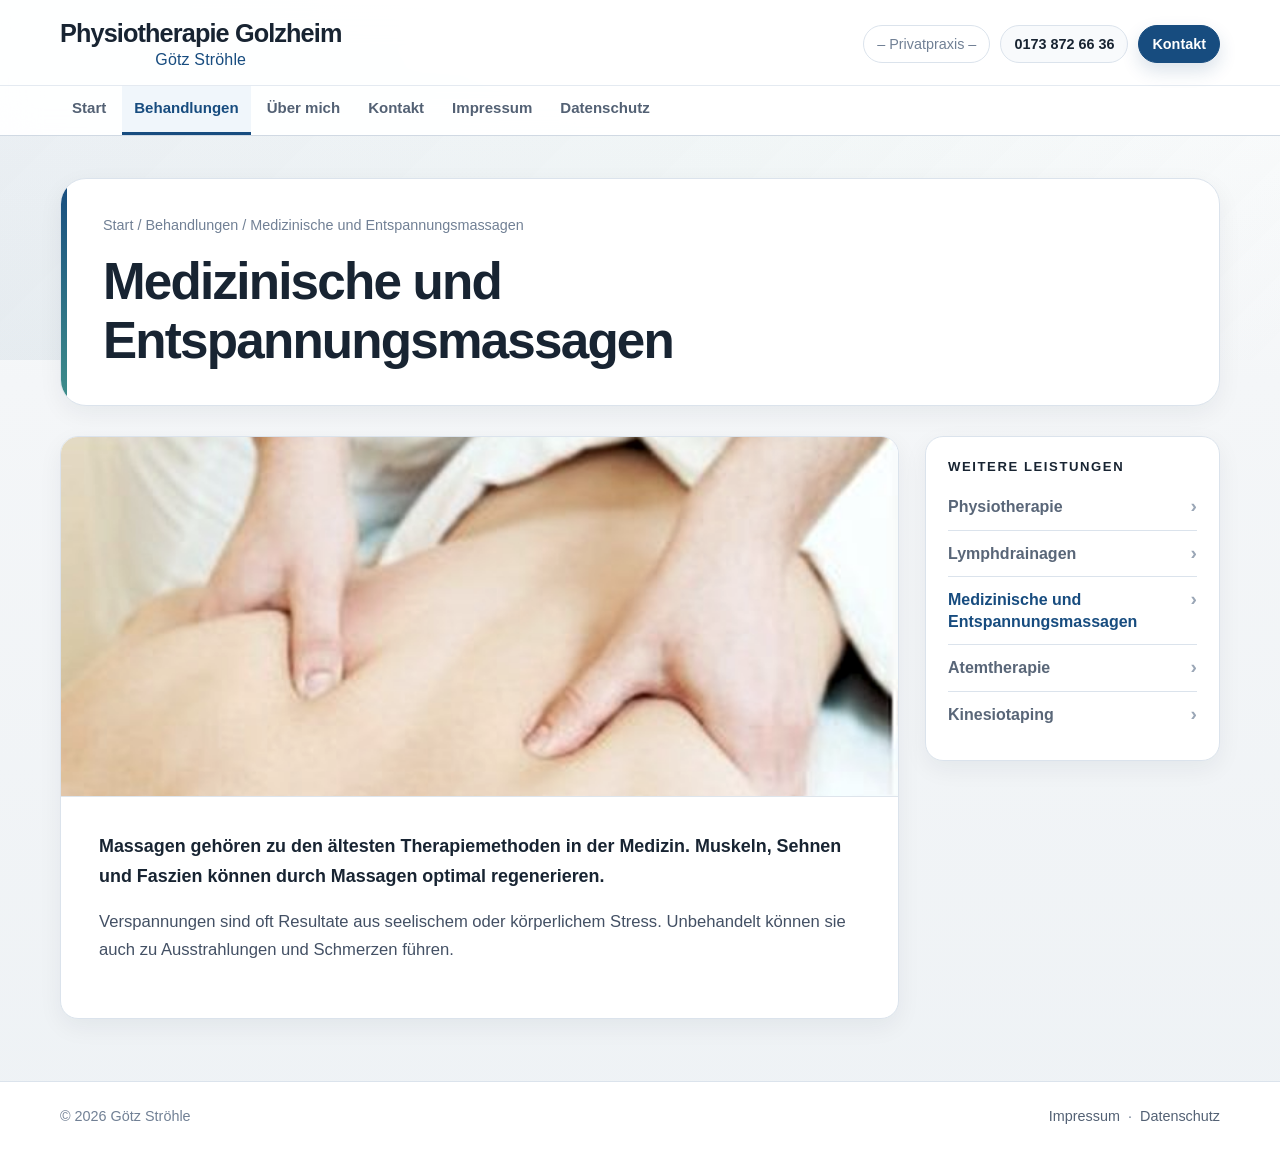
<file: massagen.html>
<!doctype html>
<html lang="de">
<head>
<meta charset="utf-8">
<meta name="viewport" content="width=device-width, initial-scale=1">
<title>Medizinische und Entspannungsmassagen · Physiotherapie Golzheim</title>
<meta name="description" content="Physiotherapie Golzheim – Privatpraxis Götz Ströhle in Düsseldorf-Golzheim">
<link rel="icon" href="assets/img/favicon.svg" type="image/svg+xml">
<link rel="stylesheet" href="assets/css/style.css">
</head>
<body>
<a class="skip-link" href="#content">Zum Inhalt springen</a>
<div class="page-shell">
<header class="site-header">
<div class="brand-row">
<a class="brand" href="index.html" aria-label="Physiotherapie Golzheim Startseite">
<span>Physiotherapie Golzheim</span>
<strong>Götz Ströhle</strong>
</a>
<div class="header-actions">
<span class="header-note">– Privatpraxis –</span>
<a class="header-phone" href="tel:+491738726636">0173 872 66 36</a>
<a class="header-cta" href="kontakt.html">Kontakt</a>
</div>
</div>
<button class="nav-toggle" type="button" aria-expanded="false" aria-controls="site-nav">Menü</button>
<nav id="site-nav" class="site-nav" aria-label="Hauptnavigation">
<ul><li><a href="index.html">Start</a></li><li class="has-sub"><a class="active" href="behandlungen.html">Behandlungen</a><div class="subnav"><a href="physiotherapie.html">Physiotherapie</a><a href="lymphdrainagen.html">Lymphdrainagen</a><a href="massagen.html">Medizinische und Entspannungsmassagen</a><a href="atemtherapie.html">Atemtherapie</a><a href="kinesiotaping.html">Kinesiotaping</a></div></li><li><a href="ueber-mich.html">Über mich</a></li><li><a href="kontakt.html">Kontakt</a></li><li><a href="impressum.html">Impressum</a></li><li><a href="datenschutz.html">Datenschutz</a></li></ul>
</nav>
</header>
<main id="content">

<section class="page-title compact">
<p class="breadcrumb"><a href="index.html">Start</a> / <a href="behandlungen.html">Behandlungen</a> / Medizinische und Entspannungsmassagen</p>
<h1>Medizinische und Entspannungsmassagen</h1>
</section>
<div class="content-layout">
<article class="article-card">
<img class="article-image" src="assets/img/massage.jpg" alt="Medizinische und Entspannungsmassagen">
<div class="article-copy"><p>Massagen gehören zu den ältesten Therapiemethoden in der Medizin. Muskeln, Sehnen und Faszien können durch Massagen optimal regenerieren.</p><p>Verspannungen sind oft Resultate aus seelischem oder körperlichem Stress. Unbehandelt können sie auch zu Ausstrahlungen und Schmerzen führen.</p></div>
</article>
<aside class="side-card"><h2>Weitere Leistungen</h2><ul><li><a class="" href="physiotherapie.html">Physiotherapie</a></li><li><a class="" href="lymphdrainagen.html">Lymphdrainagen</a></li><li><a class="active" href="massagen.html">Medizinische und Entspannungsmassagen</a></li><li><a class="" href="atemtherapie.html">Atemtherapie</a></li><li><a class="" href="kinesiotaping.html">Kinesiotaping</a></li></ul></aside>
</div>

</main>
<footer class="site-footer">
<p>© 2026 Götz Ströhle</p>
<p><a href="impressum.html">Impressum</a><span>·</span><a href="datenschutz.html">Datenschutz</a></p>
</footer>
</div>
<script src="assets/js/main.js"></script>
</body>
</html>
</file>
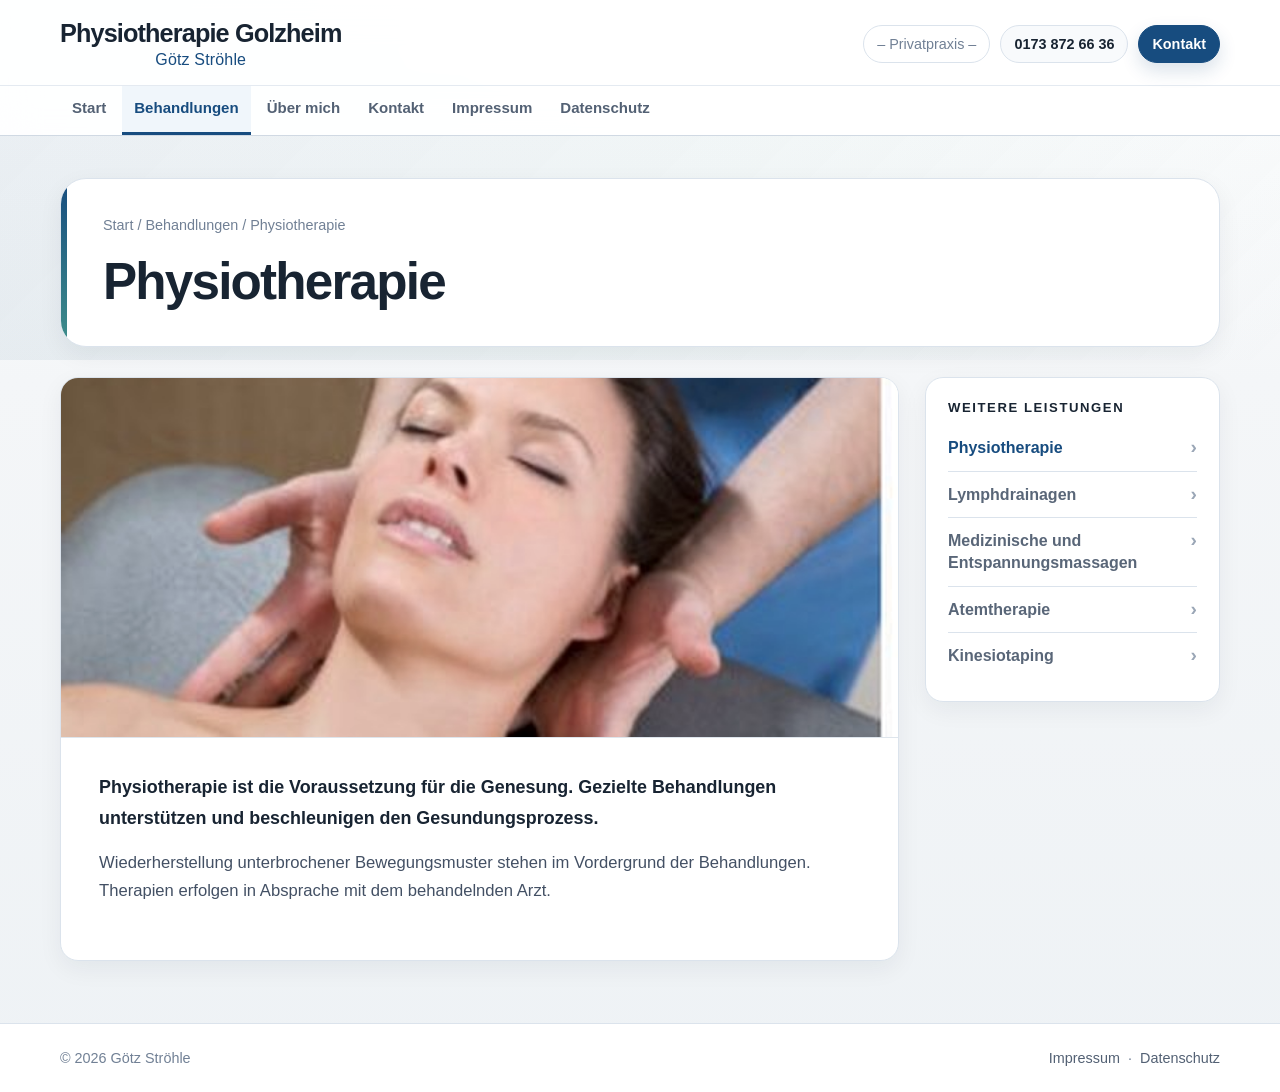
<file: physiotherapie.html>
<!doctype html>
<html lang="de">
<head>
<meta charset="utf-8">
<meta name="viewport" content="width=device-width, initial-scale=1">
<title>Physiotherapie · Physiotherapie Golzheim</title>
<meta name="description" content="Physiotherapie Golzheim – Privatpraxis Götz Ströhle in Düsseldorf-Golzheim">
<link rel="icon" href="assets/img/favicon.svg" type="image/svg+xml">
<link rel="stylesheet" href="assets/css/style.css">
</head>
<body>
<a class="skip-link" href="#content">Zum Inhalt springen</a>
<div class="page-shell">
<header class="site-header">
<div class="brand-row">
<a class="brand" href="index.html" aria-label="Physiotherapie Golzheim Startseite">
<span>Physiotherapie Golzheim</span>
<strong>Götz Ströhle</strong>
</a>
<div class="header-actions">
<span class="header-note">– Privatpraxis –</span>
<a class="header-phone" href="tel:+491738726636">0173 872 66 36</a>
<a class="header-cta" href="kontakt.html">Kontakt</a>
</div>
</div>
<button class="nav-toggle" type="button" aria-expanded="false" aria-controls="site-nav">Menü</button>
<nav id="site-nav" class="site-nav" aria-label="Hauptnavigation">
<ul><li><a href="index.html">Start</a></li><li class="has-sub"><a class="active" href="behandlungen.html">Behandlungen</a><div class="subnav"><a href="physiotherapie.html">Physiotherapie</a><a href="lymphdrainagen.html">Lymphdrainagen</a><a href="massagen.html">Medizinische und Entspannungsmassagen</a><a href="atemtherapie.html">Atemtherapie</a><a href="kinesiotaping.html">Kinesiotaping</a></div></li><li><a href="ueber-mich.html">Über mich</a></li><li><a href="kontakt.html">Kontakt</a></li><li><a href="impressum.html">Impressum</a></li><li><a href="datenschutz.html">Datenschutz</a></li></ul>
</nav>
</header>
<main id="content">

<section class="page-title compact">
<p class="breadcrumb"><a href="index.html">Start</a> / <a href="behandlungen.html">Behandlungen</a> / Physiotherapie</p>
<h1>Physiotherapie</h1>
</section>
<div class="content-layout">
<article class="article-card">
<img class="article-image" src="assets/img/physio.jpg" alt="Physiotherapie">
<div class="article-copy"><p>Physiotherapie ist die Voraussetzung für die Genesung. Gezielte Behandlungen unterstützen und beschleunigen den Gesundungsprozess.</p><p>Wiederherstellung unterbrochener Bewegungsmuster stehen im Vordergrund der Behandlungen. Therapien erfolgen in Absprache mit dem behandelnden Arzt.</p></div>
</article>
<aside class="side-card"><h2>Weitere Leistungen</h2><ul><li><a class="active" href="physiotherapie.html">Physiotherapie</a></li><li><a class="" href="lymphdrainagen.html">Lymphdrainagen</a></li><li><a class="" href="massagen.html">Medizinische und Entspannungsmassagen</a></li><li><a class="" href="atemtherapie.html">Atemtherapie</a></li><li><a class="" href="kinesiotaping.html">Kinesiotaping</a></li></ul></aside>
</div>

</main>
<footer class="site-footer">
<p>© 2026 Götz Ströhle</p>
<p><a href="impressum.html">Impressum</a><span>·</span><a href="datenschutz.html">Datenschutz</a></p>
</footer>
</div>
<script src="assets/js/main.js"></script>
</body>
</html>
</file>
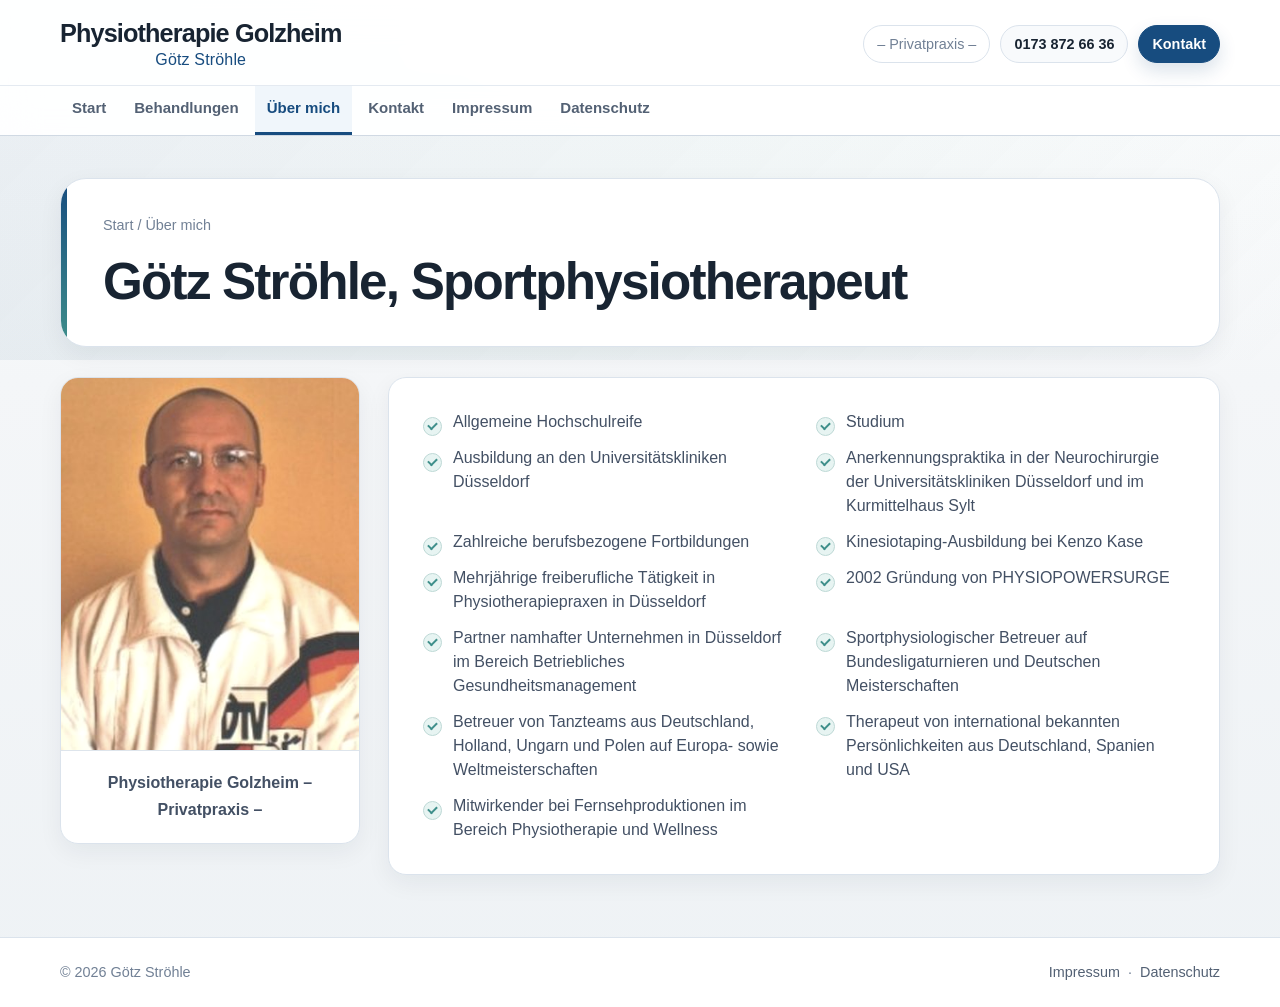
<file: ueber-mich.html>
<!doctype html>
<html lang="de">
<head>
<meta charset="utf-8">
<meta name="viewport" content="width=device-width, initial-scale=1">
<title>Über mich · Physiotherapie Golzheim</title>
<meta name="description" content="Physiotherapie Golzheim – Privatpraxis Götz Ströhle in Düsseldorf-Golzheim">
<link rel="icon" href="assets/img/favicon.svg" type="image/svg+xml">
<link rel="stylesheet" href="assets/css/style.css">
</head>
<body>
<a class="skip-link" href="#content">Zum Inhalt springen</a>
<div class="page-shell">
<header class="site-header">
<div class="brand-row">
<a class="brand" href="index.html" aria-label="Physiotherapie Golzheim Startseite">
<span>Physiotherapie Golzheim</span>
<strong>Götz Ströhle</strong>
</a>
<div class="header-actions">
<span class="header-note">– Privatpraxis –</span>
<a class="header-phone" href="tel:+491738726636">0173 872 66 36</a>
<a class="header-cta" href="kontakt.html">Kontakt</a>
</div>
</div>
<button class="nav-toggle" type="button" aria-expanded="false" aria-controls="site-nav">Menü</button>
<nav id="site-nav" class="site-nav" aria-label="Hauptnavigation">
<ul><li><a href="index.html">Start</a></li><li class="has-sub"><a href="behandlungen.html">Behandlungen</a><div class="subnav"><a href="physiotherapie.html">Physiotherapie</a><a href="lymphdrainagen.html">Lymphdrainagen</a><a href="massagen.html">Medizinische und Entspannungsmassagen</a><a href="atemtherapie.html">Atemtherapie</a><a href="kinesiotaping.html">Kinesiotaping</a></div></li><li><a class="active" href="ueber-mich.html">Über mich</a></li><li><a href="kontakt.html">Kontakt</a></li><li><a href="impressum.html">Impressum</a></li><li><a href="datenschutz.html">Datenschutz</a></li></ul>
</nav>
</header>
<main id="content">

<section class="page-title compact">
<p class="breadcrumb"><a href="index.html">Start</a> / Über mich</p>
<h1>Götz Ströhle, Sportphysiotherapeut</h1>
</section>
<div class="about-layout">
<div class="portrait-card"><img src="assets/img/portrait.jpg" alt="Götz Ströhle"><p>Physiotherapie Golzheim – Privatpraxis –</p></div>
<div class="qualification-card">
<ul class="check-list">
<li>Allgemeine Hochschulreife</li>
<li>Studium</li>
<li>Ausbildung an den Universitätskliniken Düsseldorf</li>
<li>Anerkennungspraktika in der Neurochirurgie der Universitätskliniken Düsseldorf und im Kurmittelhaus Sylt</li>
<li>Zahlreiche berufsbezogene Fortbildungen</li>
<li>Kinesiotaping-Ausbildung bei Kenzo Kase</li>
<li>Mehrjährige freiberufliche Tätigkeit in Physiotherapiepraxen in Düsseldorf</li>
<li>2002 Gründung von PHYSIOPOWERSURGE</li>
<li>Partner namhafter Unternehmen in Düsseldorf im Bereich Betriebliches Gesundheitsmanagement</li>
<li>Sportphysiologischer Betreuer auf Bundesligaturnieren und Deutschen Meisterschaften</li>
<li>Betreuer von Tanzteams aus Deutschland, Holland, Ungarn und Polen auf Europa- sowie Weltmeisterschaften</li>
<li>Therapeut von international bekannten Persönlichkeiten aus Deutschland, Spanien und USA</li>
<li>Mitwirkender bei Fernsehproduktionen im Bereich Physiotherapie und Wellness</li>
</ul>
</div>
</div>

</main>
<footer class="site-footer">
<p>© 2026 Götz Ströhle</p>
<p><a href="impressum.html">Impressum</a><span>·</span><a href="datenschutz.html">Datenschutz</a></p>
</footer>
</div>
<script src="assets/js/main.js"></script>
</body>
</html>
</file>
<file: assets/css/style.css>
:root{
--ink:#182432;
--text:#435064;
--muted:#718095;
--line:#dbe3ec;
--line-strong:#c5d0dd;
--bg:#f4f6f8;
--surface:#ffffff;
--surface-soft:#f8fafc;
--blue:#174c7f;
--blue-2:#27699f;
--blue-soft:#e7f0f8;
--teal:#3f8f8b;
--teal-soft:#e7f4f2;
--radius:18px;
--radius-lg:26px;
--shadow:0 18px 48px rgba(20,38,58,.08);
--shadow-sm:0 8px 24px rgba(20,38,58,.06);
--wrap:1160px;
}
*{box-sizing:border-box}
html{scroll-behavior:smooth}
body{margin:0;font-family:-apple-system,BlinkMacSystemFont,"Segoe UI",Roboto,Arial,sans-serif;color:var(--text);background:linear-gradient(180deg,#ffffff 0,#f4f6f8 380px,#eef2f5 100%);line-height:1.7;-webkit-font-smoothing:antialiased;text-rendering:optimizeLegibility}
body::before{content:"";position:fixed;inset:0 0 auto;height:360px;background:linear-gradient(135deg,rgba(23,76,127,.08),rgba(63,143,139,.05) 55%,transparent);z-index:-1;pointer-events:none}
a{color:var(--blue);text-decoration:none}
a:hover{text-decoration:underline;text-underline-offset:4px}
img{display:block;max-width:100%;height:auto}
.skip-link{position:absolute;left:-999px;top:14px;background:#fff;color:var(--blue);padding:10px 14px;border:1px solid var(--line);border-radius:12px;box-shadow:var(--shadow-sm);z-index:100}
.skip-link:focus{left:14px}
.page-shell{min-height:100vh;display:flex;flex-direction:column}
.site-header{position:sticky;top:0;z-index:50;background:rgba(255,255,255,.94);border-bottom:1px solid rgba(197,208,221,.8);backdrop-filter:blur(18px)}
.brand-row{width:min(var(--wrap),calc(100% - 40px));margin:0 auto;display:flex;align-items:center;justify-content:space-between;gap:28px;padding:20px 0 16px}
.brand{display:grid;grid-template-columns:48px auto;grid-template-rows:auto auto;column-gap:14px;align-items:center;color:var(--ink);text-decoration:none;min-width:0}
.brand:hover{text-decoration:none}
.brand::before{content:"";grid-row:1/3;width:48px;height:48px;border:1px solid #c7d9e8;border-radius:14px;background:linear-gradient(180deg,#fff,#eef6fb);box-shadow:inset 0 0 0 6px #f7fbfd,0 6px 18px rgba(23,76,127,.10)}
.brand::after{content:"+";grid-column:1;grid-row:1/3;place-self:center;color:var(--blue);font-weight:700;font-size:26px;line-height:1}
.brand span{grid-column:2;color:var(--ink);font-size:clamp(1.18rem,2.2vw,1.58rem);line-height:1.05;font-weight:750;letter-spacing:-.035em;white-space:nowrap;overflow:hidden;text-overflow:ellipsis}
.brand strong{grid-column:2;color:var(--blue);font-size:1rem;line-height:1.2;font-weight:500;letter-spacing:.01em}
.header-actions{display:flex;align-items:center;justify-content:flex-end;gap:10px;white-space:nowrap}
.header-note,.header-phone,.header-cta{display:inline-flex;align-items:center;min-height:38px;border-radius:999px;padding:8px 13px;font-size:.9rem;line-height:1;border:1px solid var(--line);background:#fff;color:var(--muted)}
.header-phone{color:var(--ink);font-weight:650;background:var(--surface-soft)}
.header-cta{background:var(--blue);border-color:var(--blue);color:#fff;font-weight:700;box-shadow:0 8px 18px rgba(23,76,127,.16)}
.header-cta:hover{text-decoration:none;background:#123f6a}
.nav-toggle{display:none;border:1px solid var(--line-strong);background:#fff;color:var(--ink);border-radius:12px;padding:10px 13px;font:inherit;font-weight:700;line-height:1}
.site-nav{border-top:1px solid rgba(219,227,236,.75)}
.site-nav ul{width:min(var(--wrap),calc(100% - 40px));margin:0 auto;display:flex;align-items:center;gap:4px;list-style:none;padding:0}
.site-nav li{position:relative}
.site-nav a{display:block;padding:13px 12px 15px;color:#536174;text-decoration:none;font-size:.94rem;font-weight:650;line-height:1.2;border-bottom:3px solid transparent;transition:background .16s ease,color .16s ease,border-color .16s ease}
.site-nav a:hover,.site-nav a.active{color:var(--blue);border-bottom-color:var(--blue);background:rgba(231,240,248,.6);text-decoration:none}
.subnav{position:absolute;left:0;top:100%;min-width:315px;background:#fff;border:1px solid var(--line);border-radius:0 0 16px 16px;box-shadow:var(--shadow);opacity:0;pointer-events:none;transform:translateY(8px);transition:.16s ease;overflow:hidden}
.has-sub:hover .subnav,.has-sub:focus-within .subnav{opacity:1;pointer-events:auto;transform:translateY(0)}
.subnav a{border-bottom:0;padding:12px 16px;color:#536174;background:#fff;font-size:.93rem}
.subnav a+a{border-top:1px solid var(--line)}
.subnav a:hover{background:var(--surface-soft);color:var(--blue)}
main{flex:1;width:min(var(--wrap),calc(100% - 40px));margin:0 auto;padding:42px 0 62px}
h1,h2,h3{margin:0;color:var(--ink);font-weight:740;line-height:1.15;letter-spacing:-.035em}
h1{font-size:clamp(2.25rem,4.7vw,4.3rem)}
h2{font-size:clamp(1.55rem,2.8vw,2.45rem)}
h3{font-size:1.15rem}
p{margin:0 0 1rem}
.eyebrow{display:inline-flex;align-items:center;gap:10px;margin:0 0 14px;color:var(--teal);font-size:.78rem;font-weight:780;letter-spacing:.13em;text-transform:uppercase}
.eyebrow::before{content:"";width:34px;height:1px;background:var(--teal)}
.hero{display:grid;grid-template-columns:minmax(0,.88fr) minmax(420px,1fr);gap:0;align-items:stretch;overflow:hidden;background:var(--surface);border:1px solid var(--line);border-radius:var(--radius-lg);box-shadow:var(--shadow)}
.hero-image{order:2;min-height:520px;position:relative;overflow:hidden;border-left:1px solid var(--line)}
.hero-image::after{content:"";position:absolute;inset:0;background:linear-gradient(90deg,rgba(255,255,255,.18),rgba(255,255,255,0) 38%),linear-gradient(0deg,rgba(24,36,50,.08),rgba(24,36,50,0) 55%)}
.hero-image img{width:100%;height:100%;object-fit:cover;filter:saturate(.82) contrast(1.02)}
.hero-content{order:1;display:flex;flex-direction:column;justify-content:center;padding:62px 52px;background:linear-gradient(180deg,#ffffff,var(--surface-soft))}
.hero h1{max-width:620px;margin-bottom:20px;color:#102235}
.hero p:not(.eyebrow){max-width:600px;color:#4f5d6f;font-size:1.09rem;margin-bottom:28px}
.hero-actions,.button-row,.vcard-actions{display:flex;flex-wrap:wrap;gap:12px;align-items:center}
.button{display:inline-flex;align-items:center;justify-content:center;min-height:46px;padding:12px 18px;border-radius:12px;border:1px solid var(--line-strong);font-weight:720;line-height:1.2;text-decoration:none;transition:transform .16s ease,box-shadow .16s ease,background .16s ease,border-color .16s ease}
.button:hover{text-decoration:none;transform:translateY(-1px)}
.button.primary{background:var(--blue);border-color:var(--blue);color:#fff;box-shadow:0 10px 22px rgba(23,76,127,.16)}
.button.primary:hover{background:#123f6a}
.button.secondary{background:#fff;color:var(--blue)}
.button.secondary:hover{background:var(--blue-soft);border-color:#bdd0e3}
.section{margin-top:56px;padding-top:52px;border-top:1px solid var(--line)}
.intro-grid{display:grid;grid-template-columns:1fr .85fr;gap:64px;align-items:start}
.intro-grid h2{max-width:720px}
.intro-grid p:last-child{color:var(--text);font-size:1.05rem;margin-top:8px;border-left:3px solid var(--teal);padding-left:22px}
.service-grid{display:grid;grid-template-columns:repeat(3,minmax(0,1fr));gap:18px;margin-top:28px}
.service-grid.large{margin-top:0}
.service-card{position:relative;display:grid;grid-template-rows:160px auto;min-height:252px;background:#fff;border:1px solid var(--line);border-radius:var(--radius);overflow:hidden;color:var(--ink);text-decoration:none;box-shadow:0 1px 0 rgba(255,255,255,.8);transition:transform .16s ease,box-shadow .16s ease,border-color .16s ease}
.service-card:hover{text-decoration:none;transform:translateY(-3px);box-shadow:var(--shadow-sm);border-color:#bfd0df}
.service-card img{width:100%;height:100%;object-fit:cover;filter:saturate(.78) contrast(1.02);border-bottom:1px solid var(--line);transition:filter .16s ease}
.service-card:hover img{filter:saturate(.95) contrast(1.04)}
.service-card span{display:flex;align-items:flex-start;min-height:92px;padding:22px 46px 22px 22px;color:var(--ink);font-weight:760;font-size:1.02rem;line-height:1.25;letter-spacing:-.01em}
.service-card::after{content:"→";position:absolute;right:18px;bottom:18px;width:28px;height:28px;border-radius:50%;display:grid;place-items:center;background:var(--blue-soft);color:var(--blue);font-weight:800}
.split-panel{display:grid;grid-template-columns:minmax(0,1fr) auto;align-items:center;gap:30px;margin-top:56px;padding:34px;border:1px solid var(--line);border-radius:var(--radius-lg);background:linear-gradient(135deg,#f8fbfc 0,#eef7f5 100%);box-shadow:var(--shadow-sm)}
.split-panel .eyebrow{color:var(--blue)}
.split-panel .eyebrow::before{background:var(--blue)}
.split-panel h2{margin-bottom:12px;font-size:clamp(1.45rem,2.4vw,2.15rem)}
.split-panel p:last-child{max-width:760px;color:#4f5d6f;margin:0}
.page-title{position:relative;overflow:hidden;margin-bottom:30px;padding:42px 42px;border:1px solid var(--line);border-radius:var(--radius-lg);background:#fff;box-shadow:var(--shadow-sm)}
.page-title::before{content:"";position:absolute;left:0;top:0;bottom:0;width:6px;background:linear-gradient(180deg,var(--blue),var(--teal))}
.page-title.compact{padding-top:34px;padding-bottom:34px}
.page-title h1{max-width:940px;font-size:clamp(2rem,4vw,3.5rem)}
.page-title p:not(.eyebrow):not(.breadcrumb){max-width:780px;margin:18px 0 0;color:var(--text);font-size:1.04rem}
.breadcrumb{margin:0 0 16px;color:var(--muted);font-size:.9rem}
.breadcrumb a{color:var(--muted)}
.content-layout{display:grid;grid-template-columns:minmax(0,1fr) 295px;gap:26px;align-items:start}
.article-card,.side-card,.portrait-card,.qualification-card,.contact-card,.map-card,.legal-card,.vcard{background:#fff;border:1px solid var(--line);border-radius:var(--radius);box-shadow:var(--shadow-sm)}
.article-card{overflow:hidden}
.article-image{width:100%;height:360px;object-fit:cover;filter:saturate(.78) contrast(1.02);border-bottom:1px solid var(--line)}
.article-copy{padding:34px 38px 38px;color:var(--text);font-size:1.04rem}
.article-copy p{max-width:820px}
.article-copy p:first-child{color:var(--ink);font-size:1.12rem;font-weight:640}
.side-card{padding:22px;position:sticky;top:132px;background:#fff}
.side-card h2{margin-bottom:10px;color:var(--ink);font-size:.82rem;letter-spacing:.12em;text-transform:uppercase}
.side-card ul{list-style:none;margin:0;padding:0}
.side-card li+li{border-top:1px solid var(--line)}
.side-card a{display:flex;justify-content:space-between;gap:14px;padding:12px 0;color:#596678;text-decoration:none;font-weight:620;line-height:1.35}
.side-card a::after{content:"›";color:#9aa6b6;font-size:1.2rem;line-height:1}
.side-card a.active,.side-card a:hover{color:var(--blue)}
.about-layout{display:grid;grid-template-columns:300px minmax(0,1fr);gap:28px;align-items:start}
.portrait-card{overflow:hidden;background:#fff;text-align:center}
.portrait-card img{width:100%;aspect-ratio:4/5;object-fit:cover;filter:saturate(.78) contrast(1.02);border-bottom:1px solid var(--line)}
.portrait-card p{padding:18px 20px 20px;margin:0;color:var(--text);font-weight:650}
.qualification-card{padding:32px 34px}
.check-list{list-style:none;margin:0;padding:0;display:grid;grid-template-columns:repeat(2,minmax(0,1fr));gap:12px 24px}
.check-list li{position:relative;padding-left:30px;color:var(--text);line-height:1.5}
.check-list li::before{content:"";position:absolute;left:0;top:.4em;width:17px;height:17px;border-radius:50%;background:var(--teal-soft);border:1px solid #bdd8d5}
.check-list li::after{content:"";position:absolute;left:5px;top:calc(.4em + 5px);width:7px;height:4px;border-left:2px solid var(--teal);border-bottom:2px solid var(--teal);transform:rotate(-45deg)}
.contact-layout{display:grid;grid-template-columns:1fr .85fr;gap:24px}
.contact-card{display:grid;grid-template-columns:62px minmax(0,1fr);gap:22px;padding:32px;background:#fff}
.contact-icon{width:62px;height:62px;border-radius:16px;background:var(--blue-soft);border:1px solid #bdd0e3;color:var(--blue);display:grid;place-items:center;font-size:1.45rem;font-weight:700}
.contact-card h2,.map-card h2{margin-bottom:12px;font-size:1.18rem;letter-spacing:-.01em}
.contact-card p{color:var(--text)}
.map-card{position:relative;overflow:hidden;padding:32px;background:linear-gradient(135deg,#123f6a,#1f5f92);color:#e8f2fa;min-height:260px}
.map-card::after{content:"";position:absolute;right:22px;bottom:22px;width:118px;height:118px;border-radius:50%;border:1px solid rgba(255,255,255,.22);box-shadow:0 0 0 20px rgba(255,255,255,.04),0 0 0 42px rgba(255,255,255,.025)}
.map-card h2{color:#fff;position:relative;z-index:1}
.map-card p{color:#dbeaf5;position:relative;z-index:1}
.map-card .button{position:relative;z-index:1;background:#fff;color:var(--blue);border-color:#fff}
.legal-card{max-width:920px;margin:0 auto;padding:38px 42px;color:var(--text)}
.legal-card h2{font-size:1.18rem;margin:30px 0 10px;color:var(--ink);letter-spacing:-.01em}
.legal-card h2:first-child{margin-top:0}
.legal-card p{max-width:780px}
.small-note{margin-top:28px;padding-top:18px;border-top:1px solid var(--line);font-size:.92rem;color:var(--muted)!important}
.vcard-page{min-height:680px;display:grid;place-items:center;padding:36px;background:linear-gradient(135deg,#f7fafc,#eaf2f7);border:1px solid var(--line);border-radius:var(--radius-lg)}
.vcard{width:min(560px,100%);padding:42px;text-align:center;box-shadow:var(--shadow)}
.vcard .eyebrow{justify-content:center;color:var(--teal)}
.vcard .eyebrow::before{display:none}
.vcard h1{font-size:clamp(2.3rem,6vw,4rem);margin-bottom:12px}
.vcard-subtitle{color:var(--blue);font-weight:720;margin-bottom:18px}
.vcard-actions{justify-content:center;margin:26px 0 18px}
.back-link{display:inline-flex;margin-top:8px;color:var(--muted);font-weight:650}
.site-footer{border-top:1px solid var(--line);background:#fff}
.site-footer{display:flex;align-items:center;justify-content:space-between;gap:18px;width:100%;padding:22px max(20px,calc((100% - var(--wrap))/2));color:var(--muted);font-size:.9rem}
.site-footer p{display:flex;gap:8px;align-items:center;margin:0}
.site-footer a{color:#536174}
@media (max-width:1040px){
.brand-row{align-items:flex-start}
.header-actions{flex-wrap:wrap}
.hero{grid-template-columns:1fr}
.hero-image{order:1;min-height:340px;border-left:0;border-bottom:1px solid var(--line)}
.hero-content{order:2;padding:44px 38px}
.intro-grid,.content-layout,.about-layout,.contact-layout{grid-template-columns:1fr}
.side-card{position:static}
.service-grid{grid-template-columns:repeat(2,minmax(0,1fr))}
.article-image{height:300px}
.check-list{grid-template-columns:1fr}
}
@media (max-width:760px){
body{background:#f4f6f8}
.brand-row{width:calc(100% - 32px);padding:16px 0 12px;display:grid;grid-template-columns:1fr auto;gap:14px;align-items:center}
.brand{grid-template-columns:42px auto}
.brand::before{width:42px;height:42px;border-radius:12px}
.brand::after{font-size:24px}
.brand span{white-space:normal;font-size:1.15rem}
.header-actions{display:none}
.nav-toggle{display:inline-flex;justify-self:end}
.site-nav{display:none;border-top:1px solid var(--line)}
.site-nav.open{display:block}
.site-nav ul{width:calc(100% - 32px);display:block;padding:8px 0 12px}
.site-nav a{border-bottom:0;border-left:3px solid transparent;border-radius:8px;padding:12px 10px}
.site-nav a:hover,.site-nav a.active{border-left-color:var(--blue);border-bottom-color:transparent}
.subnav{position:static;opacity:1;pointer-events:auto;transform:none;min-width:0;border:0;border-left:1px solid var(--line);border-radius:0;box-shadow:none;margin-left:18px;background:transparent;overflow:visible}
.subnav a{background:transparent;border-top:0;padding:10px 12px;font-size:.9rem}
main{width:calc(100% - 32px);padding:28px 0 44px}
.hero{border-radius:20px}
.hero-image{min-height:240px}
.hero-content{padding:34px 24px}
.hero p:not(.eyebrow){font-size:1rem}
h1{font-size:2.25rem}
.section{margin-top:42px;padding-top:38px}
.intro-grid{gap:18px}
.intro-grid p:last-child{padding-left:16px}
.service-grid{grid-template-columns:1fr;gap:14px}
.service-card{grid-template-rows:150px auto;min-height:232px}
.split-panel{grid-template-columns:1fr;padding:26px;border-radius:20px;margin-top:42px}
.page-title{padding:30px 24px;border-radius:20px}
.article-copy,.qualification-card,.contact-card,.map-card,.legal-card,.vcard{padding:26px 24px}
.contact-card{grid-template-columns:1fr}
.contact-icon{width:54px;height:54px}
.button{width:100%}
.hero-actions .button,.button-row .button,.vcard-actions .button{width:100%}
.site-footer{display:block;padding:22px 16px}
.site-footer p+p{margin-top:8px}
}
@media (max-width:420px){
main{width:calc(100% - 24px)}
.brand-row,.site-nav ul{width:calc(100% - 24px)}
.hero-content{padding:30px 20px}
.service-card span{padding-right:40px}
}

/* Anpassung: Header ohne Logo-/Icon-Marke, nur typografische Praxisbezeichnung */
.brand{
  display:flex;
  flex-direction:column;
  gap:3px;
  padding:0;
}
.brand::before,
.brand::after{
  content:none !important;
  display:none !important;
}
.brand span,
.brand strong{
  grid-column:auto;
}
@media (max-width: 760px){
  .brand{
    display:flex;
    flex-direction:column;
    gap:2px;
  }
}

/* Anpassung: Behandlungsbezeichnungen direkt auf den Kacheln */
.service-card{
  display:block;
  min-height:270px;
  border-radius:22px;
  background:#102f4d;
  isolation:isolate;
}
.service-card img{
  position:absolute;
  inset:0;
  width:100%;
  height:100%;
  object-fit:cover;
  border-bottom:0;
  filter:saturate(.78) contrast(1.04) brightness(.88);
}
.service-card::before{
  content:"";
  position:absolute;
  inset:0;
  z-index:1;
  background:linear-gradient(180deg,rgba(12,31,48,.08) 0%,rgba(12,31,48,.26) 42%,rgba(12,31,48,.82) 100%);
  pointer-events:none;
}
.service-card span{
  position:absolute;
  left:22px;
  right:62px;
  bottom:22px;
  z-index:2;
  display:block;
  min-height:0;
  padding:0;
  color:#fff;
  font-size:1.1rem;
  font-weight:780;
  line-height:1.22;
  letter-spacing:-.015em;
  text-shadow:0 2px 14px rgba(0,0,0,.34);
}
.service-card::after{
  z-index:2;
  right:20px;
  bottom:20px;
  background:rgba(255,255,255,.16);
  border:1px solid rgba(255,255,255,.35);
  color:#fff;
  backdrop-filter:blur(10px);
}
.service-card:hover img{
  filter:saturate(.9) contrast(1.05) brightness(.92);
}
@media (max-width:760px){
  .service-card{
    min-height:230px;
  }
  .service-card span{
    left:20px;
    right:58px;
    bottom:20px;
    font-size:1.05rem;
  }
}
@media (max-width:420px){
  .service-card span{
    padding:0;
    right:56px;
  }
}
</file>
